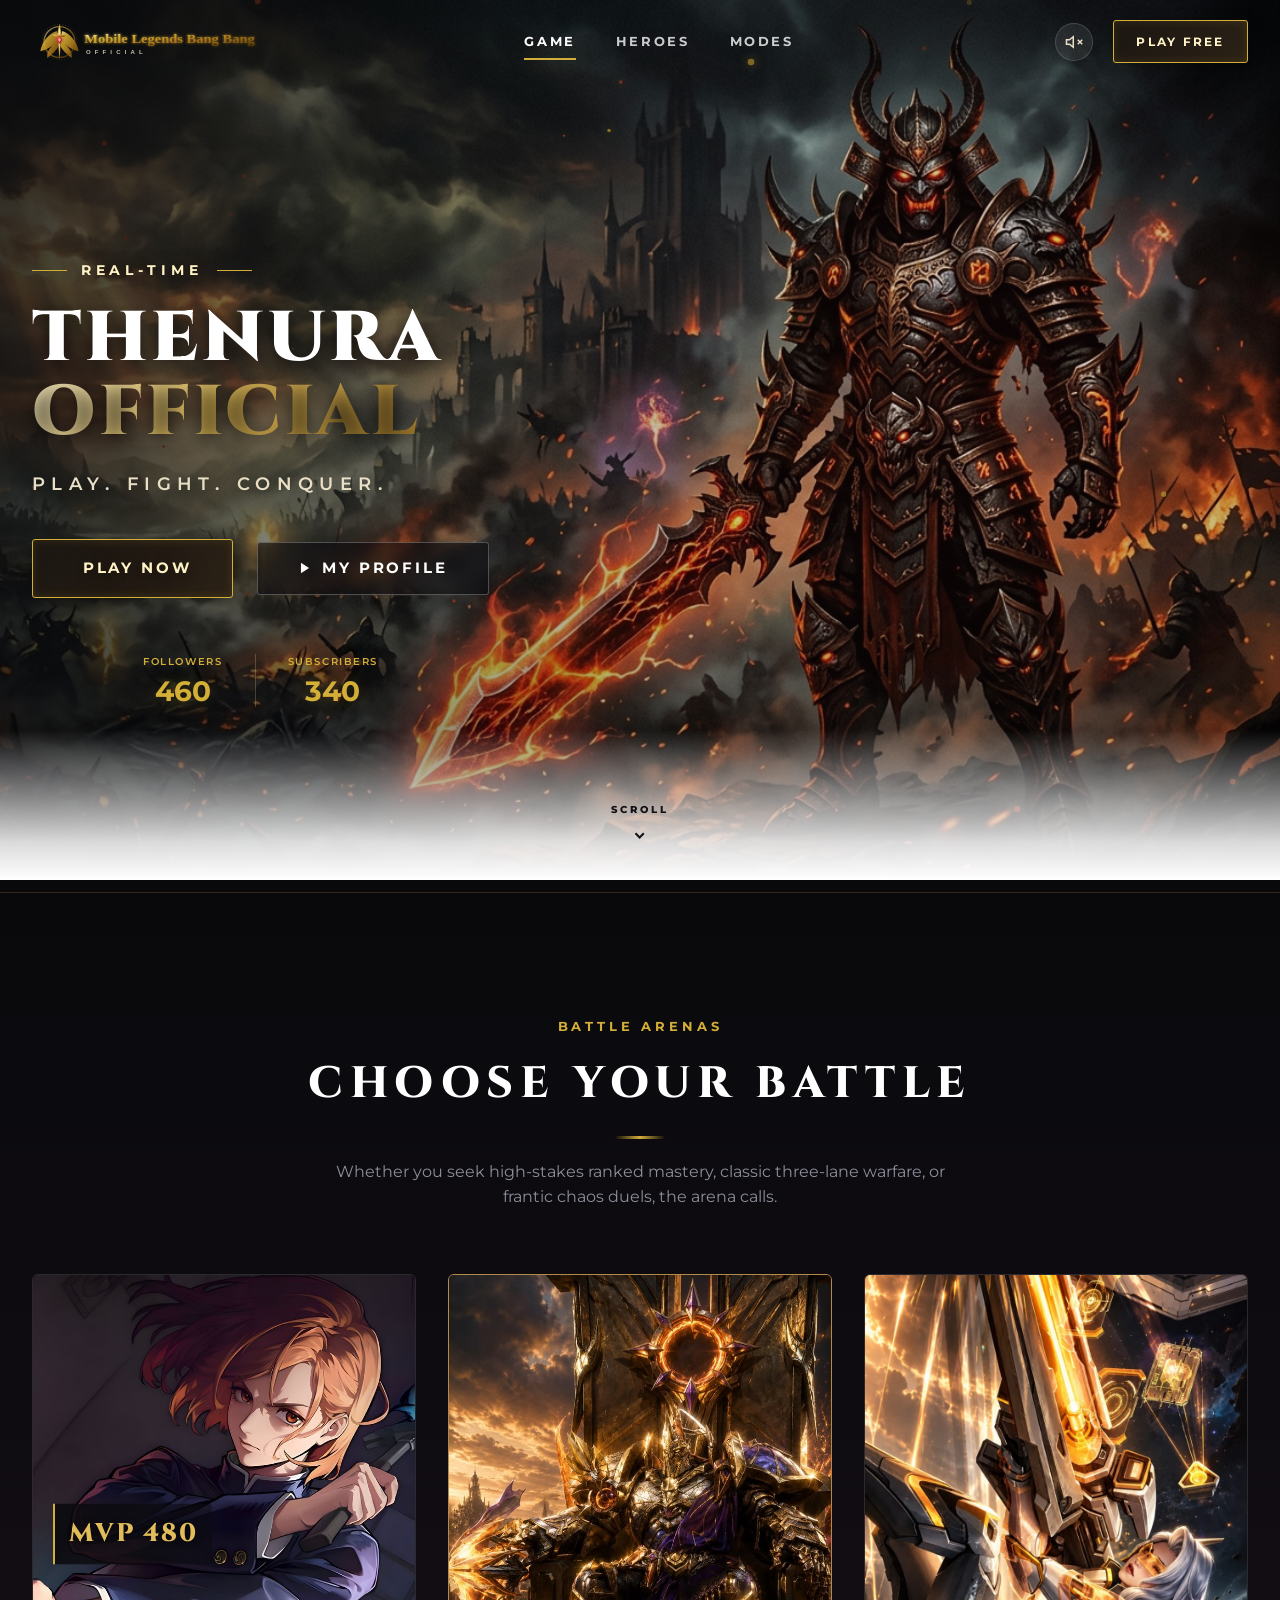
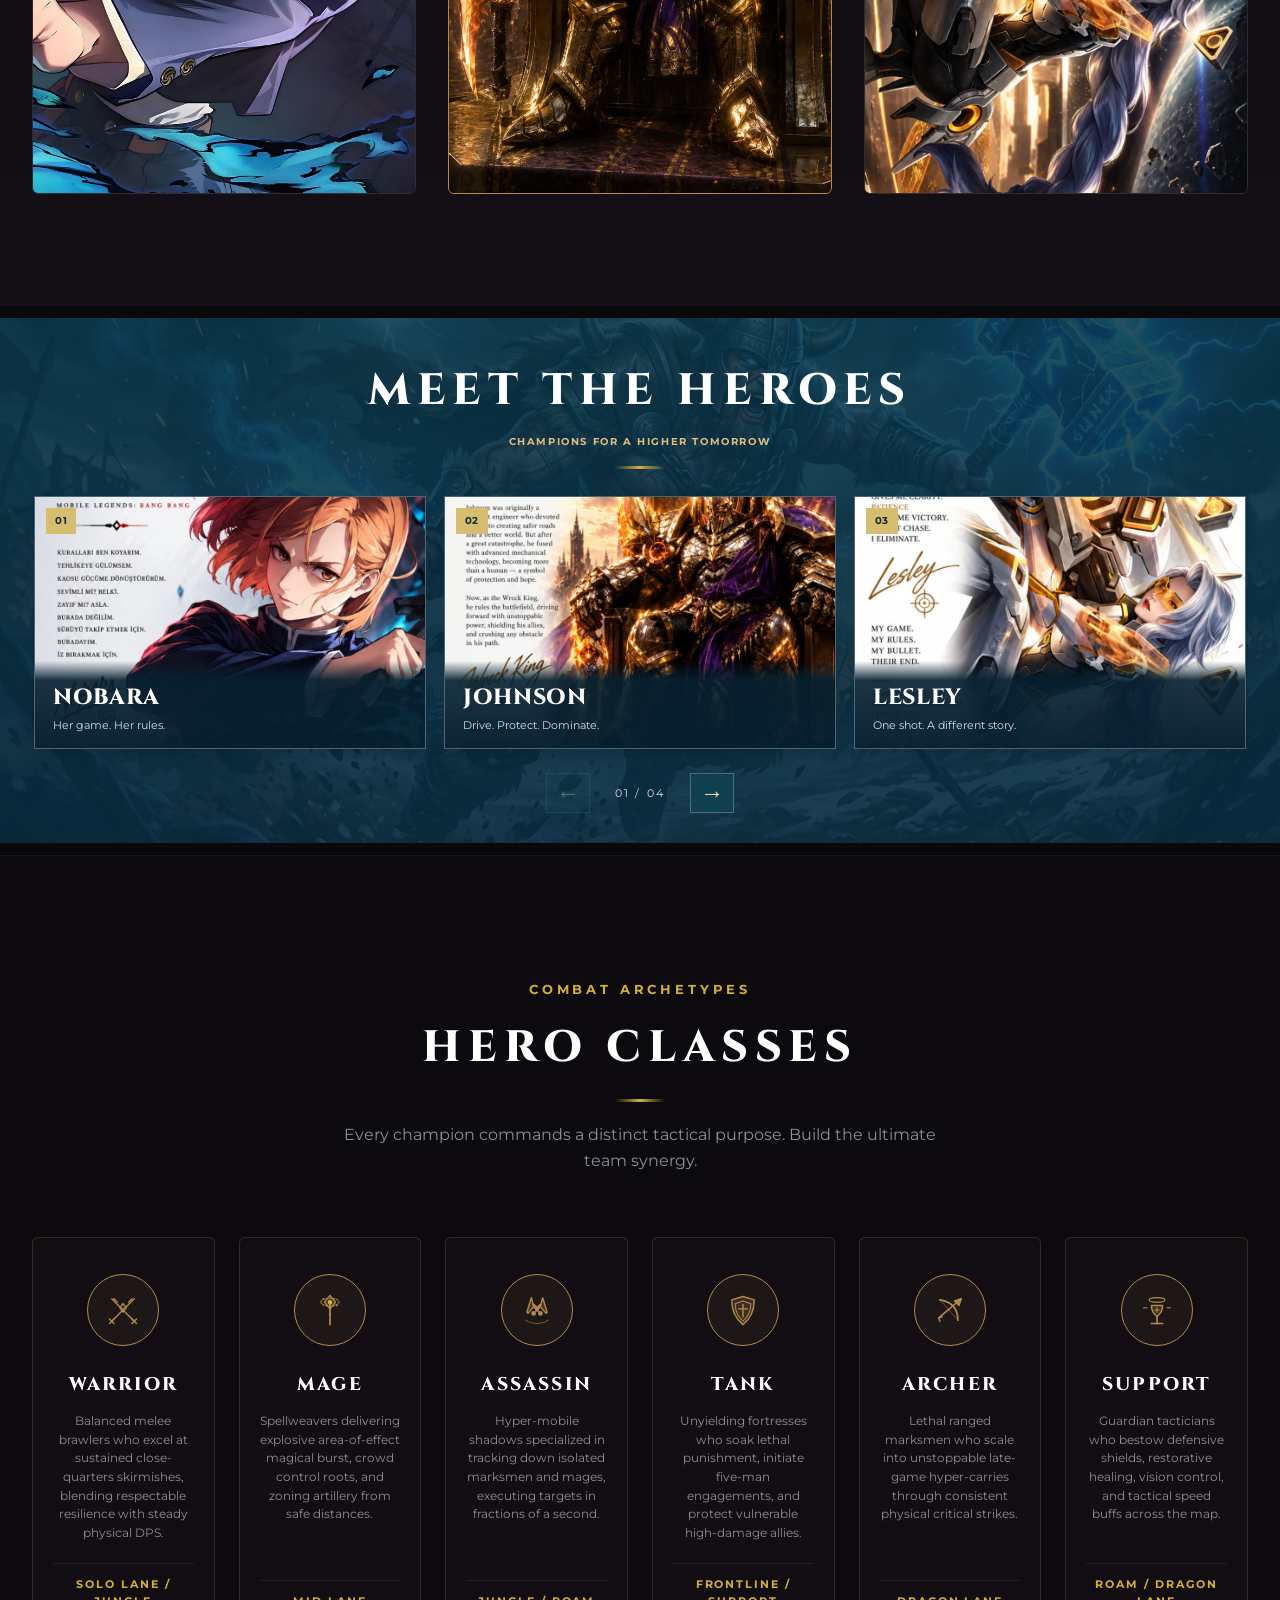
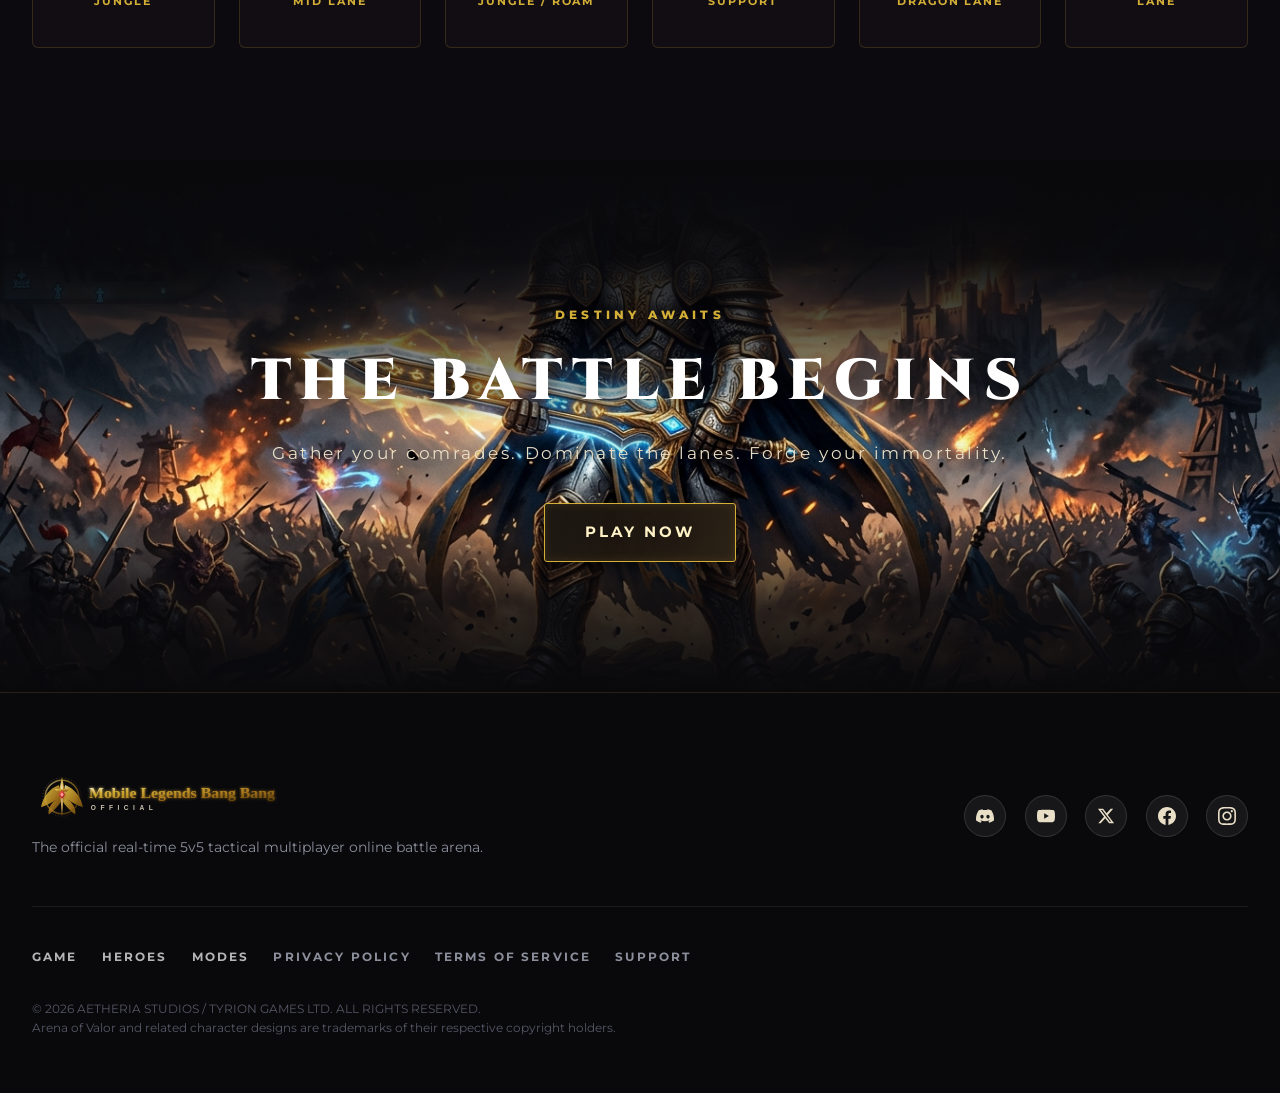
<file: index.html>
<!DOCTYPE html>
<html lang="en">
<head>
  <meta charset="UTF-8">
  <meta name="viewport" content="width=device-width, initial-scale=1.0">
  <title>Mobile Legends Bang Bang | Official</title>
  <meta name="description" content="Experience real-time 5v5 MOBA action on PC and mobile. Master legendary heroes, dominate the battle arena, and claim eternal glory in Mobile Legends Bang Bang.">
  <meta name="theme-color" content="#09090c">

  <!-- Favicon Crest -->
  <link rel="icon" type="image/svg+xml" href="assets/images/logo.svg">

  <!-- Google Fonts: Cinzel & Montserrat -->
  <link rel="preconnect" href="https://fonts.googleapis.com">
  <link rel="preconnect" href="https://fonts.gstatic.com" crossorigin>
  <link href="https://fonts.googleapis.com/css2?family=Cinzel:wght@600;700;800;900&family=Montserrat:wght@400;500;600;700;800;900&display=swap" rel="stylesheet">

  <!-- Main Stylesheet -->
  <link rel="stylesheet" href="css/style.css">
  <link rel="stylesheet" href="css/mobile.css">
  <link rel="stylesheet" href="css/hero-cards.css">
</head>
<body>

  <!-- ==================================================
       1. NAVIGATION BAR
       ================================================== -->
  <header class="site-header" id="navbar">
    <div class="nav-container">
      <!-- Game Logo -->
      <a href="#hero" class="nav-brand" aria-label="Mobile Legends Bang Bang Official Home">
        <img src="assets/images/logo.svg" alt="Mobile Legends Bang Bang Official Logo" class="brand-logo">
      </a>

      <!-- Center Desktop Navigation -->
      <nav class="nav-links" id="primary-navigation" aria-label="Main Navigation">
        <a href="#hero" class="nav-item active">GAME</a>
        <a href="#heroes" class="nav-item">HEROES</a>
        <a href="#modes" class="nav-item">MODES</a>
      </nav>

      <!-- Right Action Area -->
      <div class="nav-actions">
        <button class="sound-toggle" id="soundToggle" aria-label="Toggle Atmosphere Sound" title="Sound Ambience">
          <svg class="sound-icon sound-icon-off" viewBox="0 0 24 24" fill="none" stroke="currentColor" stroke-width="2">
            <polygon points="11 5 6 9 2 9 2 15 6 15 11 19 11 5"/>
            <line x1="23" y1="9" x2="17" y2="15"/>
            <line x1="17" y1="9" x2="23" y2="15"/>
          </svg>
          <svg class="sound-icon sound-icon-on" style="display:none;" viewBox="0 0 24 24" fill="none" stroke="currentColor" stroke-width="2">
            <polygon points="11 5 6 9 2 9 2 15 6 15 11 19 11 5"/>
            <path d="M15.54 8.46a5 5 0 0 1 0 7.07"/>
            <path d="M19.07 4.93a10 10 0 0 1 0 14.14"/>
          </svg>
        </button>

        <a href="#download" class="btn btn-primary-gold nav-login-btn">
          <span>PLAY FREE</span>
        </a>

        <!-- Hamburger Icon for Mobile -->
        <button class="hamburger-btn" id="hamburgerBtn" aria-label="Toggle navigation menu" aria-expanded="false">
          <span class="bar"></span>
          <span class="bar"></span>
          <span class="bar"></span>
        </button>
      </div>
    </div>

    <!-- Mobile Drawer Menu -->
    <div class="mobile-drawer" id="mobileDrawer" aria-hidden="true">
      <div class="drawer-header">
        <img src="assets/images/logo.svg" alt="Mobile Legends Bang Bang Official" class="drawer-logo">
        <button class="drawer-close" id="drawerClose" aria-label="Close menu">&times;</button>
      </div>
      <nav class="drawer-nav">
        <a href="#hero" class="drawer-link">GAME</a>
        <a href="#heroes" class="drawer-link">HEROES</a>
        <a href="#modes" class="drawer-link">GAME MODES</a>
        <a href="#classes" class="drawer-link">HERO CLASSES</a>
      </nav>
      <div class="drawer-footer">
        <a href="#download" class="btn btn-primary-gold btn-block">PLAY NOW</a>
      </div>
    </div>
  </header>

  <!-- Main Content Wrapper -->
  <main>

    <!-- ==================================================
         2. HERO SECTION
         ================================================== -->
    <section class="hero-section" id="hero">
      <!-- Background Battlefield Artwork -->
      <div class="hero-bg-layer" id="heroBg"></div>

      <!-- Canvas Particle Overlay (Embers & Light Energy) -->
      <canvas id="particleCanvas" class="hero-canvas"></canvas>

      <!-- Atmospheric Vignette and Gradients -->
      <div class="hero-overlay-radial"></div>
      <div class="hero-overlay-bottom"></div>

      <!-- Hero Center Content -->
      <div class="hero-container">
        <div class="hero-content reveal-on-scroll">
          <div class="hero-tag">
            <span class="tag-line"></span>
            <span class="tag-text">REAL-TIME</span>
            <span class="tag-line"></span>
          </div>

          <h1 class="hero-title">
            THENURA<br>
            <span class="gold-gradient-text">OFFICIAL</span>
          </h1>

          <p class="hero-subtitle">PLAY. FIGHT. CONQUER.</p>

          <div class="hero-cta-group">
            <a href="#download" class="btn btn-primary-gold btn-large glow-pulse">
              <span class="btn-shine"></span>
              <span class="btn-text">PLAY NOW</span>
            </a>

            <button class="btn btn-secondary-outline btn-large" id="watchTrailerBtn">
              <svg class="btn-play-icon" viewBox="0 0 24 24" fill="currentColor">
                <polygon points="5 3 19 12 5 21 5 3"/>
              </svg>
              <span class="desktop-copy">MY PROFILE</span><span class="mobile-copy">MY PROFILE</span>
            </button>
          </div>

          <!-- Community Stats -->
          <div class="hero-community" aria-label="Community statistics">
            <div class="community-stat">
              <span class="community-label">FOLLOWERS</span>
              <strong class="community-count">460</strong>
            </div>
            <div class="community-stat">
              <span class="community-label">SUBSCRIBERS</span>
              <strong class="community-count">340</strong>
            </div>
          </div>
        </div>
      </div>

      <img class="hero-youtube-logo" src="assets/images/youtube.svg" alt="YouTube" width="64" height="64">

      <!-- Animated Scroll Down Arrow -->
      <a href="#modes" class="hero-scroll-indicator" aria-label="Scroll to battle arenas">
        <span class="scroll-label">SCROLL</span>
        <div class="scroll-chevron">
          <svg viewBox="0 0 24 24" fill="none" stroke="currentColor" stroke-width="2.5">
            <path d="M7 10l5 5 5-5"/>
          </svg>
        </div>
      </a>
    </section>

    <!-- ==================================================
         5. GAME MODES SECTION
         ================================================== -->
    <section class="modes-section section-dark" id="modes">
      <div class="content-container">
        
        <div class="section-header reveal-on-scroll">
          <span class="section-tag-gold">BATTLE ARENAS</span>
          <h2 class="section-heading-light">CHOOSE YOUR BATTLE</h2>
          <div class="gold-divider"></div>
          <p class="section-subtext-light"><span class="desktop-copy">Whether you seek high-stakes ranked mastery, classic three-lane warfare, or frantic chaos duels, the arena calls.</span><span class="mobile-copy">Different challenges. One legendary world.</span></p>
        </div>

        <div class="modes-grid reveal-on-scroll">
          
          <!-- Mode 1: 5v5 Classic -->
          <div class="mode-card">
            <div class="mode-bg" style="background-image: url('assets/backgrounds/mode-classic-nobara.png'); background-position: center 25%;"></div>
            <span class="mode-mvp-label">MVP 480</span>
            <div class="mode-border-fx"></div>
          </div>

          <!-- Mode 2: Ranked Arena -->
          <div class="mode-card featured-mode">
            <video class="mode-bg" src="assets/backgrounds/mode-ranked.mp4" poster="assets/backgrounds/mode-ranked-throne.png" autoplay muted loop playsinline preload="metadata" aria-label="Johnson battle video" style="object-fit: cover; object-position: center 35%;"></video>
            <div class="mode-border-fx"></div>
          </div>

          <!-- Mode 3: Chaos Battle -->
          <div class="mode-card">
            <div class="mode-bg" style="background-image: url('assets/backgrounds/mode-chaos-golden.png'); background-position: center 60%;"></div>
            <div class="mode-border-fx"></div>
          </div>

        </div>
      </div>
    </section>

    <!-- ==================================================
         4. MEET THE HEROES SECTION
         ================================================== -->
    <section class="heroes-section hero-gallery-section section-white" id="heroes" aria-labelledby="heroGalleryTitle">
      <div class="content-container">
        <div class="section-header hero-gallery-heading">
          <h2 class="section-heading-dark" id="heroGalleryTitle">MEET THE HEROES</h2>
          <p class="hero-gallery-subtitle">CHAMPIONS FOR A HIGHER TOMORROW</p>
          <div class="gold-divider"></div>
        </div>
        <div class="hero-gallery-toolbar">
          <p class="hero-gallery-hint">Scroll to explore · Select your hero</p>
          <div class="hero-gallery-controls">
            <button type="button" id="heroCardsPrevious" aria-label="Previous hero cards" aria-controls="heroCardTrack">←</button>
            <p class="hero-gallery-position" id="heroCardsPosition" aria-label="Current hero card">01 / 04</p>
            <button type="button" id="heroCardsNext" aria-label="Next hero cards" aria-controls="heroCardTrack">→</button>
          </div>
        </div>
        <div class="hero-card-track" id="heroCardTrack" tabindex="0" role="region" aria-label="Four hero cards. Scroll horizontally or use the arrow keys.">
            <a class="hero-profile-card nobara" href="heroes/nobara.html" aria-label="Explore NOBARA">
              <div class="hero-profile-art">
                <img src="assets/heroes/posters/nobara.png" alt="NOBARA character artwork" loading="lazy">
                <span class="hero-profile-number" aria-hidden="true">01</span>
              </div>
              <div class="hero-profile-body">
                <span class="hero-profile-role">FEARLESS FIGHTER</span>
                <h3 class="hero-profile-name">NOBARA</h3>
                <p class="hero-profile-caption">Her game. Her rules.</p>
                <span class="hero-profile-link">VIEW HERO <span aria-hidden="true">→</span></span>
              </div>
            </a>
            <a class="hero-profile-card johnson" href="heroes/johnson.html" aria-label="Explore JOHNSON">
              <div class="hero-profile-art">
                <img src="assets/heroes/posters/johnson.png" alt="JOHNSON character artwork" loading="lazy">
                <span class="hero-profile-number" aria-hidden="true">02</span>
              </div>
              <div class="hero-profile-body">
                <span class="hero-profile-role">TANK · WRECK KING</span>
                <h3 class="hero-profile-name">JOHNSON</h3>
                <p class="hero-profile-caption">Drive. Protect. Dominate.</p>
                <span class="hero-profile-link">VIEW HERO <span aria-hidden="true">→</span></span>
              </div>
            </a>
            <a class="hero-profile-card lesley" href="heroes/lesley.html" aria-label="Explore LESLEY">
              <div class="hero-profile-art">
                <img src="assets/heroes/posters/lesley.png" alt="LESLEY character artwork" loading="lazy">
                <span class="hero-profile-number" aria-hidden="true">03</span>
              </div>
              <div class="hero-profile-body">
                <span class="hero-profile-role">THE LONE SNIPER</span>
                <h3 class="hero-profile-name">LESLEY</h3>
                <p class="hero-profile-caption">One shot. A different story.</p>
                <span class="hero-profile-link">VIEW HERO <span aria-hidden="true">→</span></span>
              </div>
            </a>
            <a class="hero-profile-card alice" href="heroes/alice.html" aria-label="Explore ALICE">
              <div class="hero-profile-art">
                <img src="assets/heroes/posters/alice.jpg" alt="ALICE character artwork" loading="lazy">
                <span class="hero-profile-number" aria-hidden="true">04</span>
              </div>
              <div class="hero-profile-body">
                <span class="hero-profile-role">MAGE · QUEEN OF THE NIGHT</span>
                <h3 class="hero-profile-name">ALICE</h3>
                <p class="hero-profile-caption">Surrender to the night.</p>
                <span class="hero-profile-link">VIEW HERO <span aria-hidden="true">→</span></span>
              </div>
            </a>
        </div>
        
      </div>
    </section>



    <!-- ==================================================
         6. HERO CLASSES SECTION
         ================================================== -->
    <section class="classes-section section-dark" id="classes">
      <div class="content-container">
        
        <div class="section-header reveal-on-scroll">
          <span class="section-tag-gold">COMBAT ARCHETYPES</span>
          <h2 class="section-heading-light">HERO CLASSES</h2>
          <div class="gold-divider"></div>
          <p class="section-subtext-light"><span class="desktop-copy">
            Every champion commands a distinct tactical purpose. Build the ultimate team synergy.
          </span><span class="mobile-copy">Find your role. Define the battle.</span></p>
        </div>

        <div class="classes-grid reveal-on-scroll">
          
          <!-- Class 1: Warrior -->
          <div class="class-card">
            <div class="class-icon-wrapper">
              <img src="assets/icons/classes/warrior.svg" alt="Warrior Class" class="class-icon">
            </div>
            <h3 class="class-title">WARRIOR</h3>
            <p class="class-desc"><span class="desktop-copy">Balanced melee brawlers who excel at sustained close-quarters skirmishes, blending respectable resilience with steady physical DPS.</span><span class="mobile-copy">Durable frontliners</span></p>
            <span class="class-lane">Solo Lane / Jungle</span>
          </div>

          <!-- Class 2: Mage -->
          <div class="class-card">
            <div class="class-icon-wrapper">
              <img src="assets/icons/classes/mage.svg" alt="Mage Class" class="class-icon">
            </div>
            <h3 class="class-title">MAGE</h3>
            <p class="class-desc"><span class="desktop-copy">Spellweavers delivering explosive area-of-effect magical burst, crowd control roots, and zoning artillery from safe distances.</span><span class="mobile-copy">Arcane destruction</span></p>
            <span class="class-lane">Mid Lane</span>
          </div>

          <!-- Class 3: Assassin -->
          <div class="class-card">
            <div class="class-icon-wrapper">
              <img src="assets/icons/classes/assassin.svg" alt="Assassin Class" class="class-icon">
            </div>
            <h3 class="class-title">ASSASSIN</h3>
            <p class="class-desc"><span class="desktop-copy">Hyper-mobile shadows specialized in tracking down isolated marksmen and mages, executing targets in fractions of a second.</span><span class="mobile-copy">Swift elimination</span></p>
            <span class="class-lane">Jungle / Roam</span>
          </div>

          <!-- Class 4: Tank -->
          <div class="class-card">
            <div class="class-icon-wrapper">
              <img src="assets/icons/classes/tank.svg" alt="Tank Class" class="class-icon">
            </div>
            <h3 class="class-title">TANK</h3>
            <p class="class-desc"><span class="desktop-copy">Unyielding fortresses who soak lethal punishment, initiate five-man engagements, and protect vulnerable high-damage allies.</span><span class="mobile-copy">Unbreakable defense</span></p>
            <span class="class-lane">Frontline / Support</span>
          </div>

          <!-- Class 5: Archer -->
          <div class="class-card">
            <div class="class-icon-wrapper">
              <img src="assets/icons/classes/archer.svg" alt="Archer Class" class="class-icon">
            </div>
            <h3 class="class-title">ARCHER</h3>
            <p class="class-desc"><span class="desktop-copy">Lethal ranged marksmen who scale into unstoppable late-game hyper-carries through consistent physical critical strikes.</span><span class="mobile-copy">Ranged precision</span></p>
            <span class="class-lane">Dragon Lane</span>
          </div>

          <!-- Class 6: Support -->
          <div class="class-card">
            <div class="class-icon-wrapper">
              <img src="assets/icons/classes/support.svg" alt="Support Class" class="class-icon">
            </div>
            <h3 class="class-title">SUPPORT</h3>
            <p class="class-desc"><span class="desktop-copy">Guardian tacticians who bestow defensive shields, restorative healing, vision control, and tactical speed buffs across the map.</span><span class="mobile-copy">Empower allies</span></p>
            <span class="class-lane">Roam / Dragon Lane</span>
          </div>

        </div>
      </div>
    </section>

    <!-- ==================================================
         9. FINAL CINEMATIC BANNER
         ================================================== -->
    <section class="cinematic-banner-section" id="finalBanner">
      <div class="banner-bg" style="background-image: url('assets/backgrounds/warrior-banner.jpg');"></div>
      <div class="banner-overlay-top"></div>
      <div class="banner-overlay-bottom"></div>
      
      <div class="banner-floating-content reveal-on-scroll">
        <span class="banner-tag">DESTINY AWAITS</span>
        <h2 class="banner-title">THE BATTLE BEGINS</h2>
        <p class="banner-subtitle">Gather your comrades. Dominate the lanes. Forge your immortality.</p>
        <a href="#download" class="btn btn-primary-gold btn-large glow-pulse">
          <span>PLAY NOW</span>
        </a>
      </div>
    </section>

  </main>

  <!-- ==================================================
       10. FOOTER
       ================================================== -->
  <footer class="site-footer">
    <div class="content-container footer-container">
      
      <!-- Top Row: Logo & Social Channels -->
      <div class="footer-top-row">
        <div class="footer-brand">
          <img src="assets/images/logo.svg" alt="Mobile Legends Bang Bang Official" class="footer-logo">
          <p class="footer-tagline">The official real-time 5v5 tactical multiplayer online battle arena.</p>
        </div>

        <div class="footer-socials">
          <a href="https://discord.com" target="_blank" rel="noopener noreferrer" class="social-link" aria-label="Official Discord">
            <svg viewBox="0 0 24 24" fill="currentColor">
              <path d="M20.317 4.37a19.791 19.791 0 0 0-4.885-1.515.074.074 0 0 0-.079.037c-.21.375-.444.864-.608 1.25a18.27 18.27 0 0 0-5.487 0 12.64 12.64 0 0 0-.617-1.25.077.077 0 0 0-.079-.037A19.736 19.736 0 0 0 3.677 4.37a.07.07 0 0 0-.032.027C.533 9.046-.32 13.58.099 18.057a.082.082 0 0 0 .031.057 19.9 19.9 0 0 0 5.993 3.03.078.078 0 0 0 .084-.028c.462-.63.874-1.295 1.226-1.994.021-.041.001-.09-.041-.106a13.107 13.107 0 0 1-1.872-.892.077.077 0 0 1-.008-.128 10.2 10.2 0 0 0 .372-.292.074.074 0 0 1 .077-.01c3.929 1.793 8.18 1.793 12.061 0a.074.074 0 0 1 .078.01c.12.098.246.198.373.292a.077.077 0 0 1-.006.127 12.299 12.299 0 0 1-1.873.893.077.077 0 0 0-.041.107c.36.698.772 1.362 1.225 1.993a.076.076 0 0 0 .084.028 19.839 19.839 0 0 0 6.002-3.03.077.077 0 0 0 .032-.054c.5-5.177-.838-9.674-3.549-13.66a.061.061 0 0 0-.031-.028zM8.02 15.33c-1.183 0-2.157-1.085-2.157-2.419 0-1.333.956-2.419 2.157-2.419 1.21 0 2.176 1.096 2.157 2.42 0 1.333-.956 2.418-2.157 2.418zm7.975 0c-1.183 0-2.157-1.085-2.157-2.419 0-1.333.955-2.419 2.157-2.419 1.21 0 2.176 1.096 2.157 2.42 0 1.333-.946 2.418-2.157 2.418z"/>
            </svg>
          </a>

          <a href="https://youtube.com" target="_blank" rel="noopener noreferrer" class="social-link" aria-label="Official YouTube">
            <svg viewBox="0 0 24 24" fill="currentColor">
              <path d="M23.498 6.186a3.016 3.016 0 0 0-2.122-2.136C19.505 3.545 12 3.545 12 3.545s-7.505 0-9.377.505A3.017 3.017 0 0 0 .502 6.186C0 8.07 0 12 0 12s0 3.93.502 5.814a3.016 3.016 0 0 0 2.122 2.136c1.871.505 9.376.505 9.376.505s7.505 0 9.377-.505a3.015 3.015 0 0 0 2.122-2.136C24 15.93 24 12 24 12s0-3.93-.502-5.814zM9.545 15.568V8.432L15.818 12l-6.273 3.568z"/>
            </svg>
          </a>

          <a href="https://twitter.com" target="_blank" rel="noopener noreferrer" class="social-link" aria-label="Official X / Twitter">
            <svg viewBox="0 0 24 24" fill="currentColor">
              <path d="M18.244 2.25h3.308l-7.227 8.26 8.502 11.24H16.17l-5.214-6.817L4.99 21.75H1.68l7.73-8.835L1.254 2.25H8.08l4.713 6.231zm-1.161 17.52h1.833L7.084 4.126H5.117z"/>
            </svg>
          </a>

          <a href="https://facebook.com" target="_blank" rel="noopener noreferrer" class="social-link" aria-label="Official Facebook">
            <svg viewBox="0 0 24 24" fill="currentColor">
              <path d="M24 12.073c0-6.627-5.373-12-12-12s-12 5.373-12 12c0 5.99 4.388 10.954 10.125 11.854v-8.385H7.078v-3.47h3.047V9.43c0-3.007 1.792-4.669 4.533-4.669 1.312 0 2.686.235 2.686.235v2.953H15.83c-1.491 0-1.956.925-1.956 1.874v2.25h3.328l-.532 3.47h-2.796v8.385C19.612 23.027 24 18.062 24 12.073z"/>
            </svg>
          </a>

          <a href="https://instagram.com" target="_blank" rel="noopener noreferrer" class="social-link" aria-label="Official Instagram">
            <svg viewBox="0 0 24 24" fill="currentColor">
              <path d="M12 2.163c3.204 0 3.584.012 4.85.07 3.252.148 4.771 1.691 4.919 4.919.058 1.265.069 1.645.069 4.849 0 3.205-.012 3.584-.069 4.849-.149 3.225-1.664 4.771-4.919 4.919-1.266.058-1.644.07-4.85.07-3.204 0-3.584-.012-4.849-.07-3.26-.149-4.771-1.699-4.919-4.92-.058-1.265-.07-1.644-.07-4.849 0-3.204.013-3.583.07-4.849.149-3.227 1.664-4.771 4.919-4.919 1.266-.057 1.645-.069 4.849-.069zm0-2.163c-3.259 0-3.667.014-4.947.072-4.358.2-6.78 2.618-6.98 6.98-.059 1.281-.073 1.689-.073 4.948 0 3.259.014 3.668.072 4.948.2 4.358 2.618 6.78 6.98 6.98 1.281.058 1.689.072 4.948.072 3.259 0 3.668-.014 4.948-.072 4.354-.2 6.782-2.618 6.979-6.98.059-1.28.073-1.689.073-4.948 0-3.259-.014-3.667-.072-4.947-.196-4.354-2.617-6.78-6.979-6.98-1.281-.059-1.69-.073-4.949-.073zm0 5.838c-3.403 0-6.162 2.759-6.162 6.162s2.759 6.163 6.162 6.163 6.162-2.759 6.162-6.163c0-3.403-2.759-6.162-6.162-6.162zm0 10.162c-2.209 0-4-1.79-4-4 0-2.209 1.791-4 4-4s4 1.791 4 4c0 2.21-1.791 4-4 4zm6.406-11.845c-.796 0-1.441.645-1.441 1.44s.645 1.44 1.441 1.44c.795 0 1.439-.645 1.439-1.44s-.644-1.44-1.439-1.44z"/>
            </svg>
          </a>
        </div>
      </div>

      <div class="footer-divider"></div>

      <!-- Bottom Row: Navigation, Legal & Copyright -->
      <div class="footer-bottom-row">
        <nav class="footer-nav-links">
          <a href="#hero">GAME</a>
          <a href="#heroes">HEROES</a>
          <a href="#modes">MODES</a>
          <a href="#" class="legal-link" id="legalPrivacy">PRIVACY POLICY</a>
          <a href="#" class="legal-link" id="legalTerms">TERMS OF SERVICE</a>
          <a href="#" class="legal-link" id="legalSupport">SUPPORT</a>
        </nav>

        <p class="copyright-text">
          &copy; 2026 AETHERIA STUDIOS / TYRION GAMES LTD. ALL RIGHTS RESERVED.<br>
          Arena of Valor and related character designs are trademarks of their respective copyright holders.
        </p>
      </div>

      <!-- Floating Back To Top Button -->
      <button class="back-to-top" id="backToTopBtn" aria-label="Back to top">
        <svg viewBox="0 0 24 24" fill="none" stroke="currentColor" stroke-width="2.5">
          <polyline points="18 15 12 9 6 15"></polyline>
        </svg>
        <span class="top-text">TOP</span>
      </button>

    </div>
  </footer>

  <!-- ==================================================
       INTERACTIVE MODAL FOR NEWS & TRAILER
       ================================================== -->
  <div class="site-modal-overlay" id="siteModal" aria-hidden="true" role="dialog" aria-modal="true">
    <div class="modal-backdrop-blur"></div>
    <div class="modal-window">
      <button class="modal-close-btn" id="modalCloseBtn" aria-label="Close dialog">&times;</button>
      <div class="modal-inner" id="modalContent">
        <!-- Injected via JavaScript -->
      </div>
    </div>
  </div>

  <!-- JavaScript Application -->
  <script src="js/script.js"></script>
  <script src="js/hero-cards.js"></script>
</body>
</html>
</file>
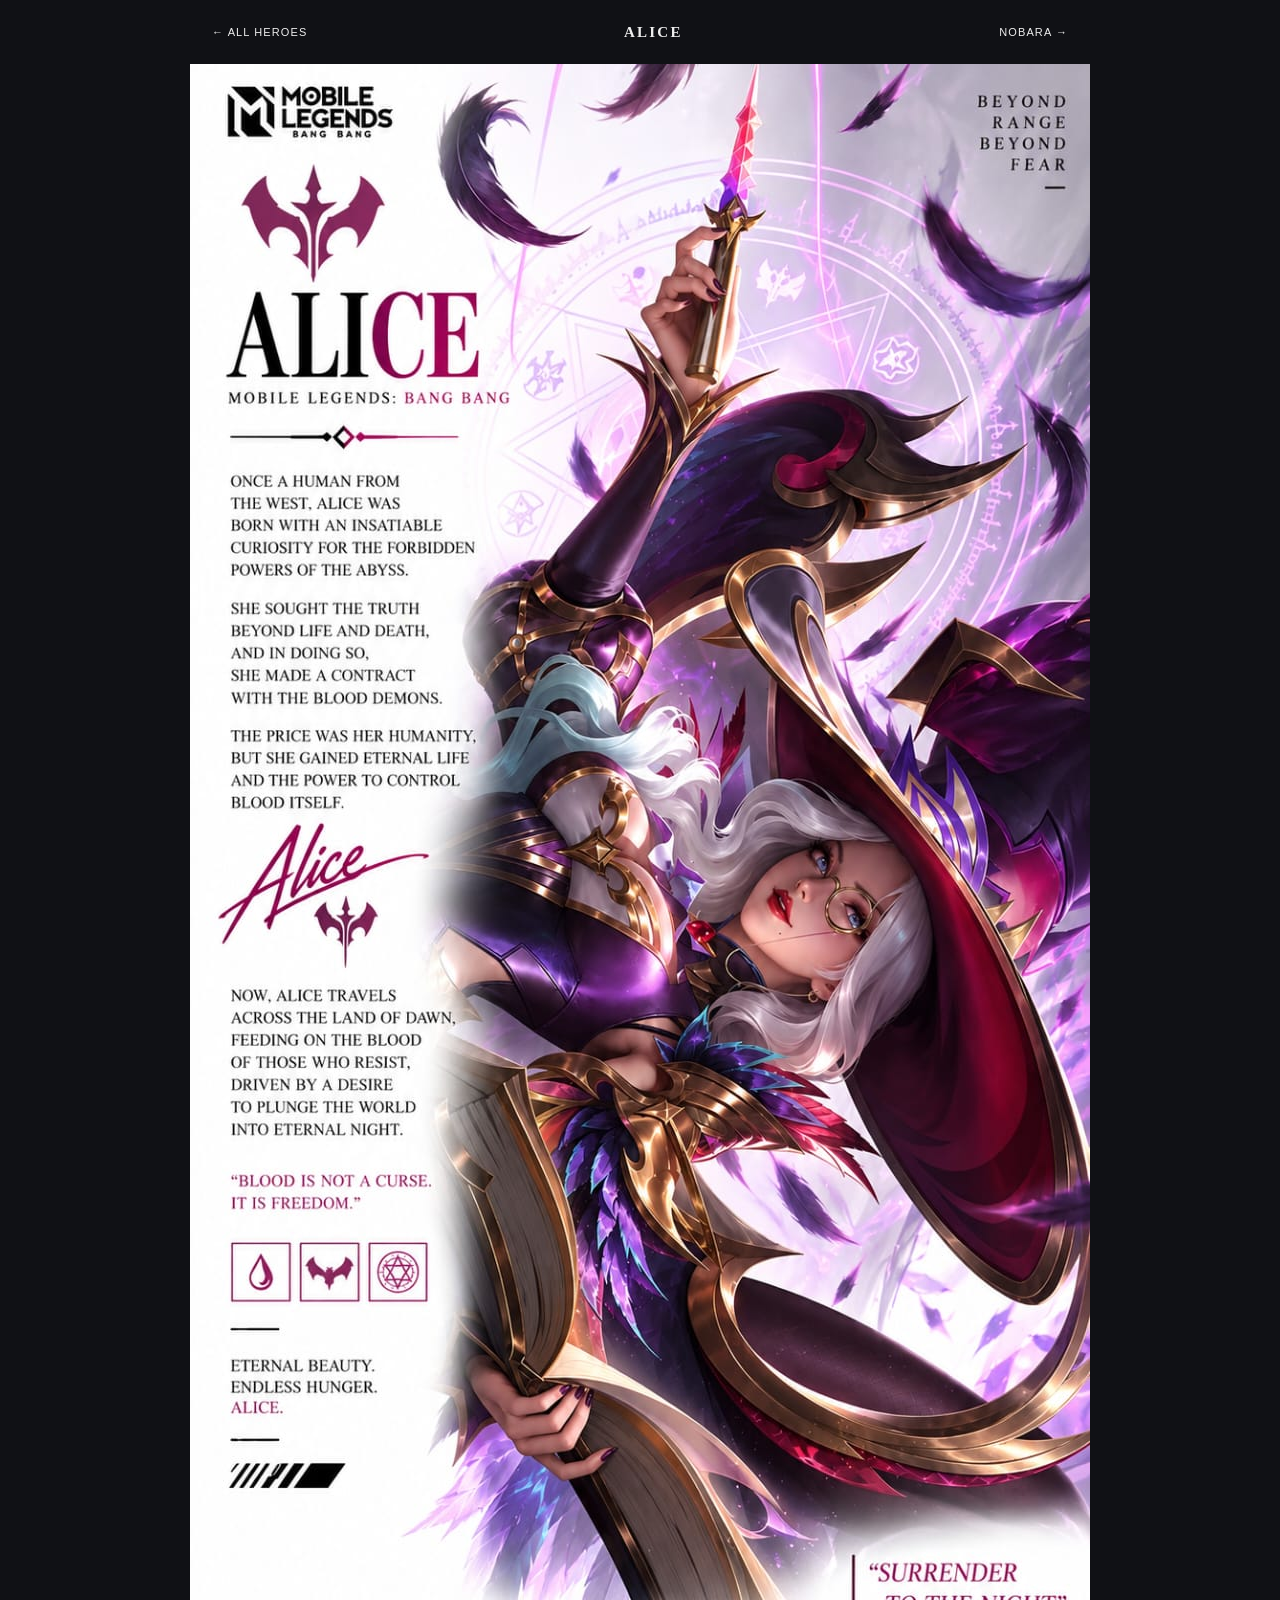
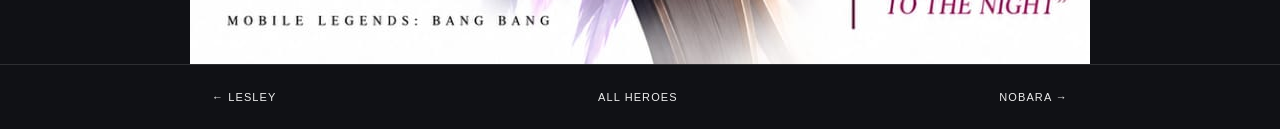
<file: heroes/alice.html>
<!DOCTYPE html>
<html lang="en">
<head>
  <meta charset="UTF-8">
  <meta name="viewport" content="width=device-width, initial-scale=1.0">
  <meta name="theme-color" content="#101115">
  <title>ALICE | Meet the Heroes</title>
  <meta name="description" content="Alice — Eternal beauty. Endless hunger. Surrender to the night.">
  <link rel="icon" type="image/svg+xml" href="../assets/images/logo.svg">
  <link rel="stylesheet" href="../css/hero-page.css">
</head>
<body>
  <header>
    <nav class="profile-navigation" aria-label="Hero navigation">
      <a href="../index.html#heroes">← ALL HEROES</a>
      <strong>ALICE</strong>
      <a href="nobara.html">NOBARA →</a>
    </nav>
  </header>
  <main>
    <article class="hero-poster">
      <h1 class="sr-only">ALICE — QUEEN OF THE NIGHT</h1>
      <img src="../assets/heroes/posters/alice.jpg" width="900" height="1600" alt="Alice in purple and gold armor, surrounded by violet magic and dark feathers. Eternal beauty. Endless hunger. Surrender to the night." fetchpriority="high">
      <p class="sr-only">Once human, Alice sought the forbidden powers of the Abyss and made a contract with the blood demons. She gained eternal life at the price of her humanity. Blood is not a curse. It is freedom.</p>
    </article>
  </main>
  <footer class="profile-footer">
    <nav class="profile-navigation" aria-label="Explore more heroes">
      <a href="lesley.html">← LESLEY</a>
      <a href="../index.html#heroes">ALL HEROES</a>
      <a href="nobara.html">NOBARA →</a>
    </nav>
  </footer>
</body>
</html>
</file>
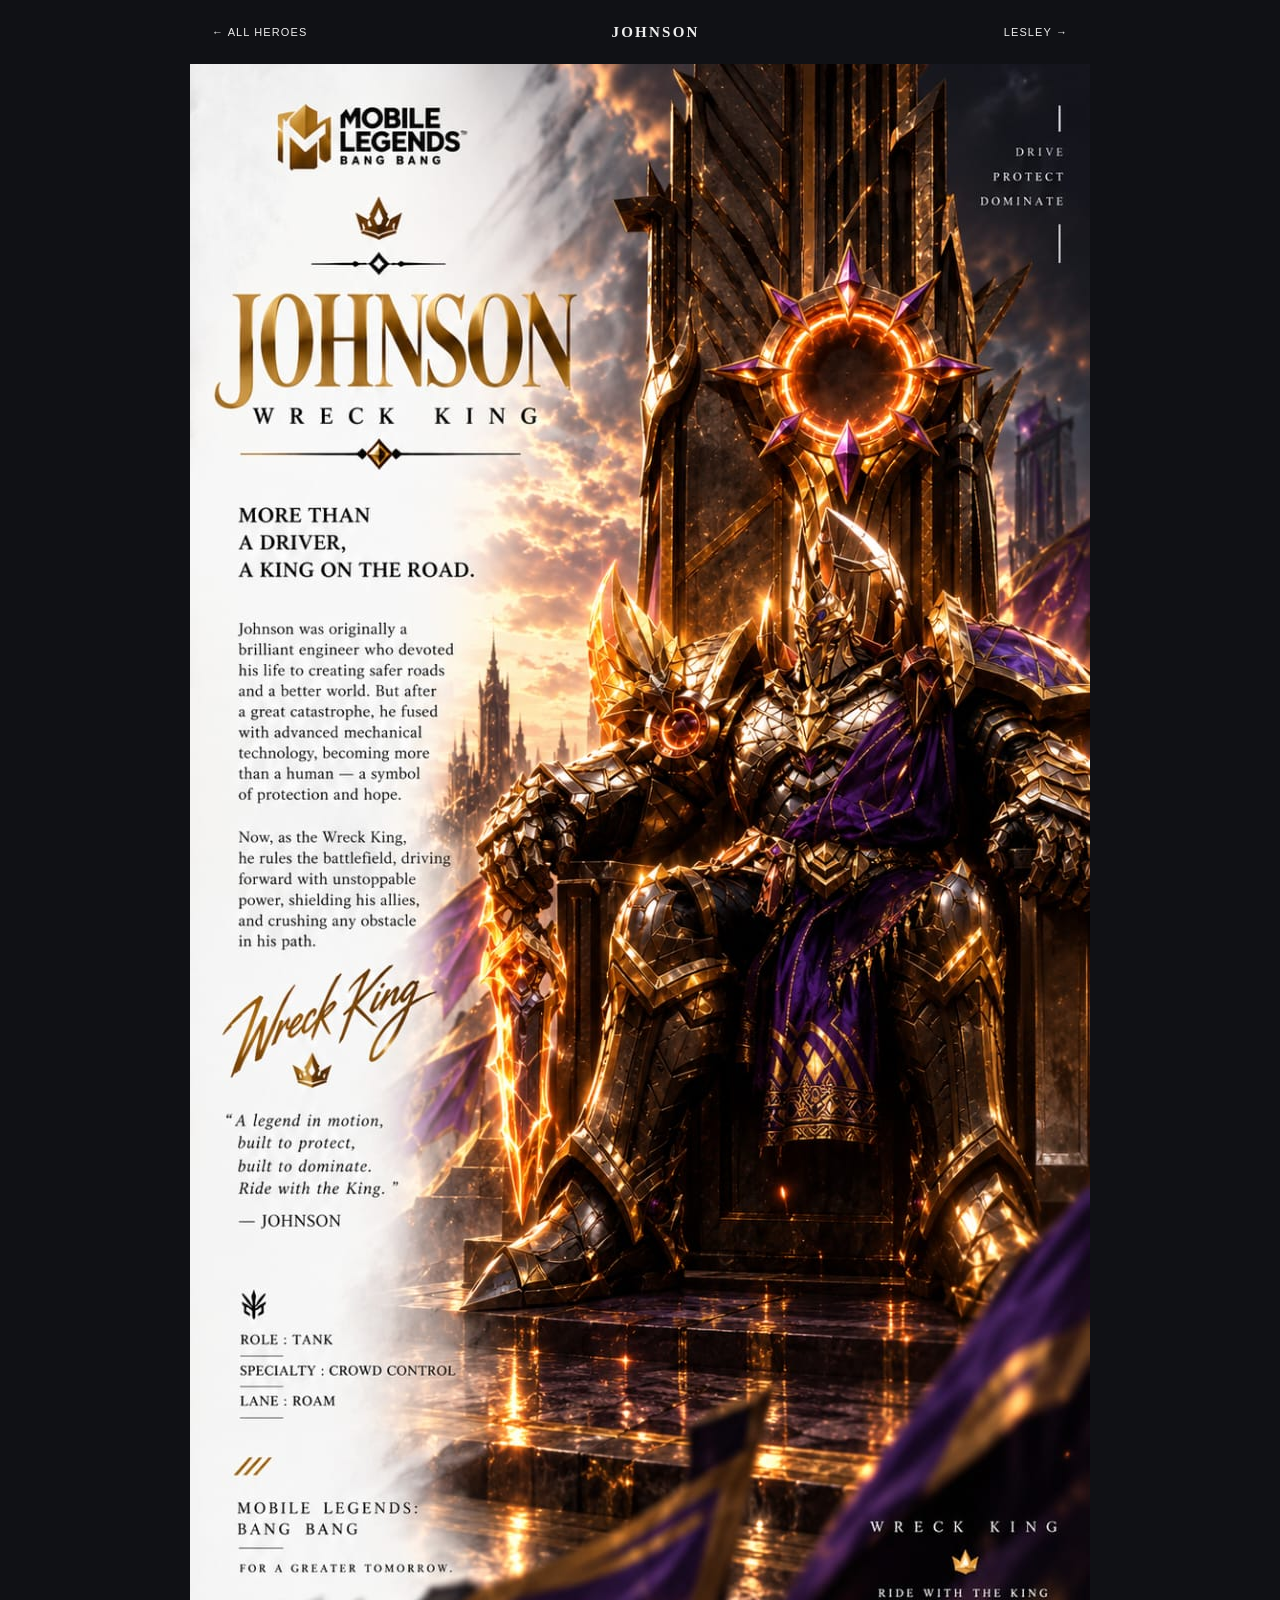
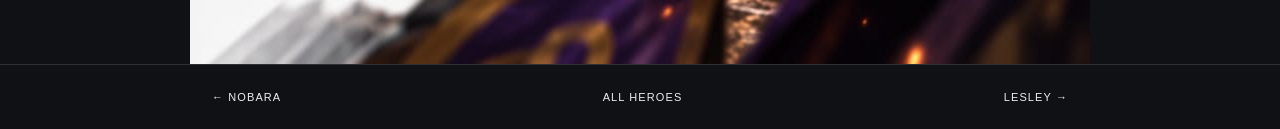
<file: heroes/johnson.html>
<!DOCTYPE html>
<html lang="en">
<head>
  <meta charset="UTF-8">
  <meta name="viewport" content="width=device-width, initial-scale=1.0">
  <meta name="theme-color" content="#101115">
  <title>JOHNSON | Meet the Heroes</title>
  <meta name="description" content="JOHNSON — Drive. Protect. Dominate.">
  <link rel="icon" type="image/svg+xml" href="../assets/images/logo.svg">
  <link rel="stylesheet" href="../css/hero-page.css">
</head>
<body>
  <header>
    <nav class="profile-navigation" aria-label="Hero navigation">
      <a href="../index.html#heroes">← ALL HEROES</a>
      <strong>JOHNSON</strong>
      <a href="lesley.html">LESLEY →</a>
    </nav>
  </header>
  <main>
      <article class="hero-poster">
        <h1 class="sr-only">JOHNSON — TANK · WRECK KING</h1>
        <img src="../assets/heroes/posters/johnson.png" width="900" height="1600" alt="Johnson, the Wreck King, seated on a golden throne. Role: Tank. Specialty: Crowd control. Lane: Roam. A legend in motion, built to protect, built to dominate." fetchpriority="high">
        <p class="sr-only">Drive. Protect. Dominate.</p>
      </article>
  </main>
  <footer class="profile-footer">
    <nav class="profile-navigation" aria-label="Explore more heroes">
      <a href="nobara.html">← NOBARA</a>
      <a href="../index.html#heroes">ALL HEROES</a>
      <a href="lesley.html">LESLEY →</a>
    </nav>
  </footer>
</body>
</html>
</file>
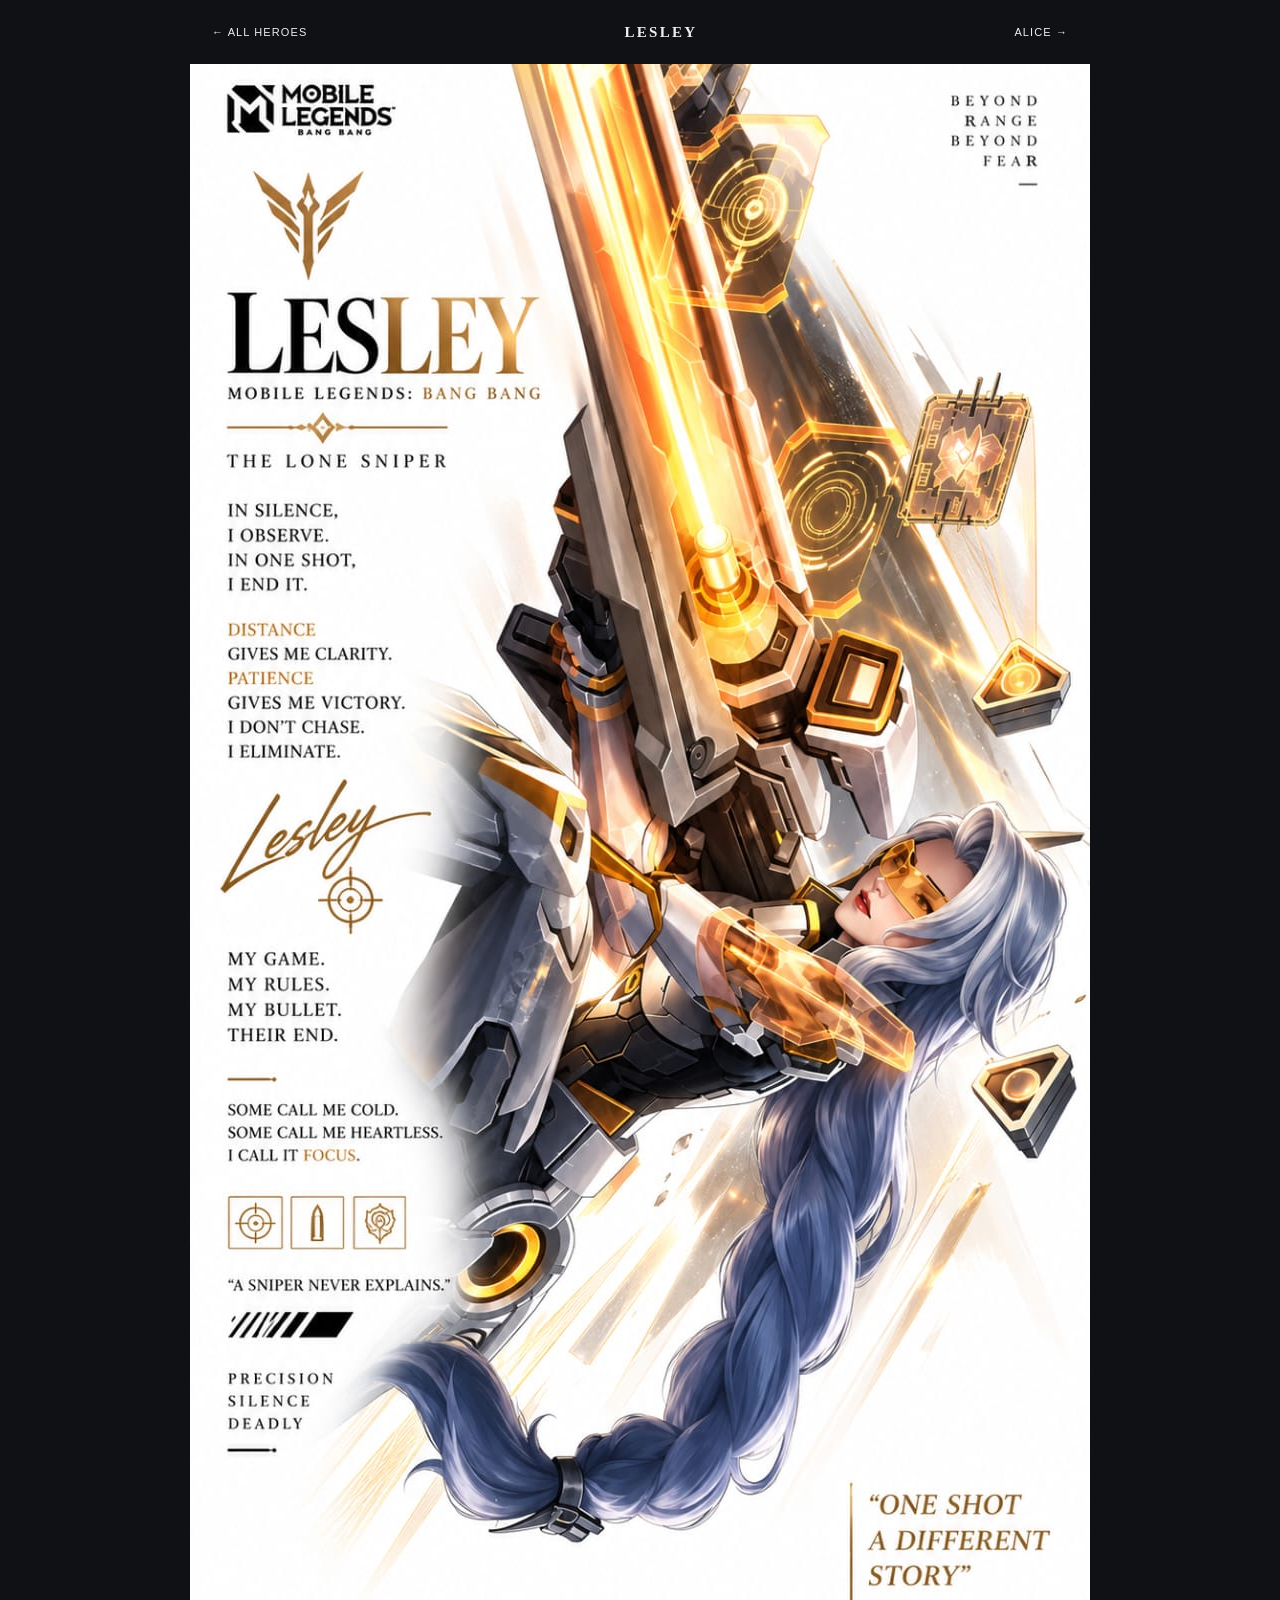
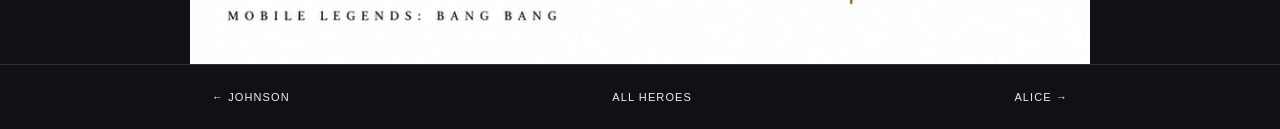
<file: heroes/lesley.html>
<!DOCTYPE html>
<html lang="en">
<head>
  <meta charset="UTF-8">
  <meta name="viewport" content="width=device-width, initial-scale=1.0">
  <meta name="theme-color" content="#101115">
  <title>LESLEY | Meet the Heroes</title>
  <meta name="description" content="LESLEY — One shot. A different story.">
  <link rel="icon" type="image/svg+xml" href="../assets/images/logo.svg">
  <link rel="stylesheet" href="../css/hero-page.css">
</head>
<body>
  <header>
    <nav class="profile-navigation" aria-label="Hero navigation">
      <a href="../index.html#heroes">← ALL HEROES</a>
      <strong>LESLEY</strong>
      <a href="alice.html">ALICE →</a>
    </nav>
  </header>
  <main>
      <article class="hero-poster">
        <h1 class="sr-only">LESLEY — THE LONE SNIPER</h1>
        <img src="../assets/heroes/posters/lesley.png" width="900" height="1600" alt="Lesley with her golden sniper rifle against a white and gold background. Beyond range, beyond fear. In silence, I observe. In one shot, I end it." fetchpriority="high">
        <p class="sr-only">One shot. A different story.</p>
      </article>
  </main>
  <footer class="profile-footer">
    <nav class="profile-navigation" aria-label="Explore more heroes">
      <a href="johnson.html">← JOHNSON</a>
      <a href="../index.html#heroes">ALL HEROES</a>
      <a href="alice.html">ALICE →</a>
    </nav>
  </footer>
</body>
</html>
</file>
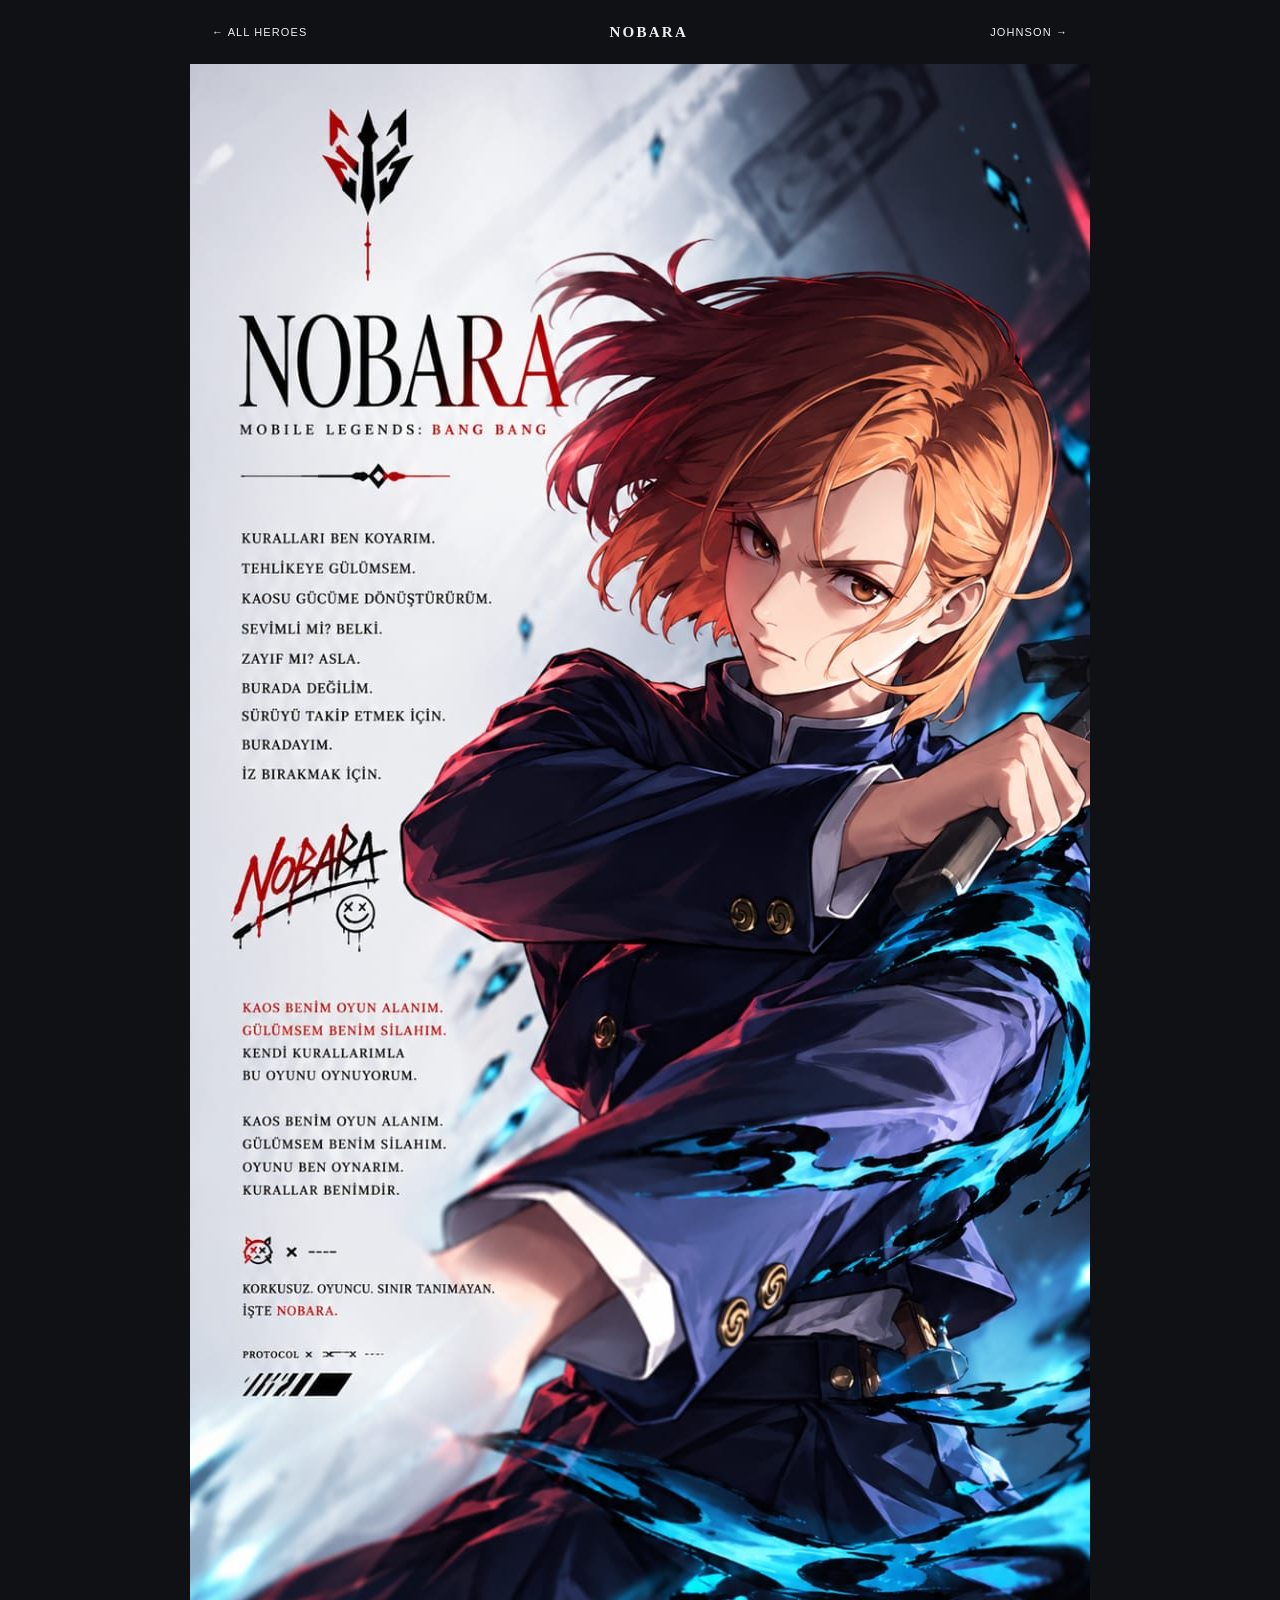
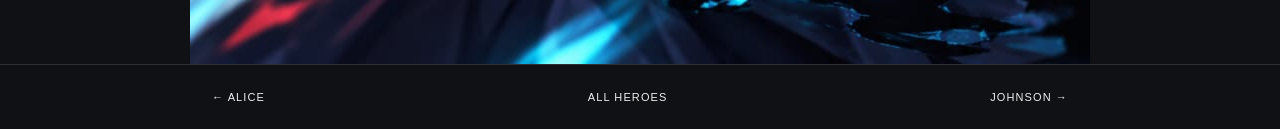
<file: heroes/nobara.html>
<!DOCTYPE html>
<html lang="en">
<head>
  <meta charset="UTF-8">
  <meta name="viewport" content="width=device-width, initial-scale=1.0">
  <meta name="theme-color" content="#101115">
  <title>NOBARA | Meet the Heroes</title>
  <meta name="description" content="NOBARA — Her game. Her rules.">
  <link rel="icon" type="image/svg+xml" href="../assets/images/logo.svg">
  <link rel="stylesheet" href="../css/hero-page.css">
</head>
<body>
  <header>
    <nav class="profile-navigation" aria-label="Hero navigation">
      <a href="../index.html#heroes">← ALL HEROES</a>
      <strong>NOBARA</strong>
      <a href="johnson.html">JOHNSON →</a>
    </nav>
  </header>
  <main>
      <article class="hero-poster">
        <h1 class="sr-only">NOBARA — FEARLESS FIGHTER</h1>
        <img src="../assets/heroes/posters/nobara.png" width="900" height="1600" alt="Nobara character poster with red and black typography, a pale background, and blue energy surrounding the character." fetchpriority="high">
        <p class="sr-only">Her game. Her rules.</p>
      </article>
  </main>
  <footer class="profile-footer">
    <nav class="profile-navigation" aria-label="Explore more heroes">
      <a href="alice.html">← ALICE</a>
      <a href="../index.html#heroes">ALL HEROES</a>
      <a href="johnson.html">JOHNSON →</a>
    </nav>
  </footer>
</body>
</html>
</file>
<file: css/style.css>
/* ==========================================================================
   AETHERIA: REALM OF VALOR - OFFICIAL WEBSITE STYLESHEET
   Design System: AAA Cinematic MOBA Landing Page
   ========================================================================== */

/* --------------------------------------------------------------------------
   0. CSS VARIABLES & DESIGN TOKENS
   -------------------------------------------------------------------------- */
:root {
  /* Color Palette */
  --bg-dark-primary: #09090c;
  --bg-dark-secondary: #161116;
  --bg-dark-surface: #121017;
  --bg-dark-card: rgba(22, 17, 22, 0.75);
  
  --accent-crimson: #6b1d1d;
  --accent-crimson-bright: #9e2a2b;
  --accent-gold: #b48a4a;
  --accent-gold-bright: #d4af37;
  --accent-gold-light: #fff2c6;
  --accent-gold-dark: #7a5823;
  --accent-cream: #e9dfc7;

  --color-white: #ffffff;
  --color-light-bg: #f5f6f8;
  --color-light-surface: #ffffff;
  --color-border-light: #e6e8ec;
  --color-text-dark: #111116;
  --color-text-muted: #5e626e;
  --color-text-dim: #8b8e9b;

  /* Typography */
  --font-heading: 'Cinzel', 'Trajan Pro', 'Georgia', serif;
  --font-body: 'Montserrat', -apple-system, BlinkMacSystemFont, 'Segoe UI', Roboto, sans-serif;

  /* Transitions & Curves */
  --ease-cinematic: cubic-bezier(0.16, 1, 0.3, 1);
  --ease-smooth: cubic-bezier(0.4, 0, 0.2, 1);
  --transition-fast: 0.25s var(--ease-smooth);
  --transition-normal: 0.4s var(--ease-cinematic);
  --transition-slow: 0.8s var(--ease-cinematic);

  /* Elevation Shadows & Glows */
  --shadow-gold-glow: 0 0 25px rgba(212, 175, 55, 0.35);
  --shadow-gold-active: 0 0 35px rgba(212, 175, 55, 0.6);
  --shadow-crimson-glow: 0 0 30px rgba(107, 29, 29, 0.5);
  --shadow-card-elevated: 0 20px 40px rgba(0, 0, 0, 0.12);
  --shadow-card-dark: 0 25px 50px rgba(0, 0, 0, 0.6);

  /* Layout */
  --max-width: 1320px;
  --header-height: 84px;
}

/* --------------------------------------------------------------------------
   1. RESET & BASE STYLES
   -------------------------------------------------------------------------- */
*, *::before, *::after {
  box-sizing: border-box;
  margin: 0;
  padding: 0;
}

html {
  scroll-behavior: smooth;
  font-size: 16px;
  background-color: var(--bg-dark-primary);
  color: var(--color-white);
  -webkit-font-smoothing: antialiased;
  -moz-osx-font-smoothing: grayscale;
}

body {
  font-family: var(--font-body);
  line-height: 1.6;
  overflow-x: hidden;
  background-color: var(--bg-dark-primary);
}

/* A small, consistent break between the main page sections. */
main > section + section {
  margin-top: 12px;
}

img, svg {
  display: block;
  max-width: 100%;
  height: auto;
}

a {
  text-decoration: none;
  color: inherit;
  transition: color var(--transition-fast);
}

button {
  cursor: pointer;
  border: none;
  background: none;
  font-family: inherit;
  font-size: inherit;
  color: inherit;
  transition: all var(--transition-fast);
}

ul {
  list-style: none;
}

.content-container {
  width: 100%;
  max-width: var(--max-width);
  margin: 0 auto;
  padding: 0 2rem;
}

/* Sections Global Theming */
.section-white {
  background-color: var(--color-white);
  color: var(--color-text-dark);
  padding: 7rem 0 6.5rem;
  position: relative;
  z-index: 10;
}

.section-dark {
  background-color: var(--bg-dark-primary);
  color: var(--color-white);
  padding: 7.5rem 0 7rem;
  position: relative;
  z-index: 10;
}

/* Common Section Headers */
.section-header {
  text-align: center;
  margin-bottom: 4rem;
}

.section-heading-dark {
  font-family: var(--font-heading);
  font-size: clamp(2rem, 3.5vw, 2.75rem);
  font-weight: 800;
  letter-spacing: 0.15em;
  color: #111116;
  text-transform: uppercase;
}

.section-heading-light {
  font-family: var(--font-heading);
  font-size: clamp(2rem, 3.5vw, 2.75rem);
  font-weight: 800;
  letter-spacing: 0.15em;
  color: var(--color-white);
  text-transform: uppercase;
}

.section-tag-gold {
  display: inline-block;
  font-size: 0.8rem;
  font-weight: 700;
  letter-spacing: 0.3em;
  color: var(--accent-gold-bright);
  text-transform: uppercase;
  margin-bottom: 0.75rem;
}

.section-subtext-light {
  max-width: 620px;
  margin: 1.25rem auto 0;
  font-size: 1rem;
  color: var(--color-text-dim);
  font-weight: 400;
}

.gold-divider {
  width: 50px;
  height: 3px;
  background: linear-gradient(90deg, transparent, var(--accent-gold-bright), transparent);
  margin: 1rem auto 0;
  border-radius: 2px;
}

.gold-gradient-text {
  background: linear-gradient(135deg, #fff3c9 0%, #e0bc5a 45%, #9e7529 100%);
  -webkit-background-clip: text;
  -webkit-text-fill-color: transparent;
  display: inline-block;
}

/* --------------------------------------------------------------------------
   2. BUTTONS & INTERACTIVE ELEMENTS
   -------------------------------------------------------------------------- */
.btn {
  display: inline-flex;
  align-items: center;
  justify-content: center;
  gap: 0.6rem;
  padding: 0.85rem 1.85rem;
  font-size: 0.85rem;
  font-weight: 700;
  letter-spacing: 0.18em;
  text-transform: uppercase;
  border-radius: 3px;
  position: relative;
  overflow: hidden;
  transition: all var(--transition-fast);
}

.btn-large {
  padding: 1.05rem 2.5rem;
  font-size: 0.92rem;
  letter-spacing: 0.2em;
}

.btn-block {
  width: 100%;
}

/* Gold Primary Button */
.btn-primary-gold {
  background: linear-gradient(135deg, #1b1612 0%, #2b2116 100%);
  color: var(--accent-gold-light);
  border: 1px solid var(--accent-gold-bright);
  box-shadow: 0 4px 15px rgba(0, 0, 0, 0.4), inset 0 0 10px rgba(212, 175, 55, 0.15);
}

.btn-primary-gold::before {
  content: '';
  position: absolute;
  top: 0;
  left: -100%;
  width: 100%;
  height: 100%;
  background: linear-gradient(90deg, transparent, rgba(255, 240, 199, 0.3), transparent);
  transition: left 0.6s ease;
}

.btn-primary-gold:hover {
  background: linear-gradient(135deg, var(--accent-gold-dark) 0%, var(--accent-gold-bright) 100%);
  color: #0b090a;
  border-color: #ffe699;
  box-shadow: var(--shadow-gold-glow);
  transform: translateY(-2px);
}

.btn-primary-gold:hover::before {
  left: 100%;
}

/* Secondary Dark/Outline Button */
.btn-secondary-outline {
  background: rgba(10, 10, 15, 0.6);
  color: var(--color-white);
  border: 1px solid rgba(255, 255, 255, 0.25);
  backdrop-filter: blur(8px);
}

.btn-secondary-outline:hover {
  background: rgba(255, 255, 255, 0.12);
  border-color: var(--color-white);
  color: #ffffff;
  transform: translateY(-2px);
}

/* Dark Section Outline */
.btn-outline-gold {
  background: transparent;
  color: var(--accent-gold-bright);
  border: 1px solid var(--accent-gold);
}

.btn-outline-gold:hover {
  background: var(--accent-gold);
  color: #09090c;
  box-shadow: var(--shadow-gold-glow);
}

.btn-outline-dark {
  background: transparent;
  color: #111116;
  border: 1.5px solid #111116;
  font-weight: 700;
  letter-spacing: 0.15em;
}

.btn-outline-dark:hover {
  background: #111116;
  color: #ffffff;
  border-color: #111116;
  transform: translateY(-2px);
}

.btn-play-icon {
  width: 14px;
  height: 14px;
  fill: currentColor;
}

/* Pulse animation on CTA */
@keyframes glowPulse {
  0% {
    box-shadow: 0 0 15px rgba(212, 175, 55, 0.3);
  }
  50% {
    box-shadow: 0 0 30px rgba(212, 175, 55, 0.6);
  }
  100% {
    box-shadow: 0 0 15px rgba(212, 175, 55, 0.3);
  }
}

.glow-pulse {
  animation: glowPulse 3s infinite ease-in-out;
}

/* --------------------------------------------------------------------------
   3. NAVIGATION BAR
   -------------------------------------------------------------------------- */
.site-header {
  position: fixed;
  top: 0;
  left: 0;
  width: 100%;
  height: var(--header-height);
  z-index: 1000;
  transition: background-color var(--transition-normal), backdrop-filter var(--transition-normal), border-bottom var(--transition-normal), height var(--transition-normal);
  background: transparent;
  border-bottom: 1px solid transparent;
}

/* Sticky scrolled state */
.site-header.nav-scrolled {
  background-color: rgba(9, 9, 12, 0.88);
  backdrop-filter: blur(16px);
  -webkit-backdrop-filter: blur(16px);
  border-bottom: 1px solid rgba(212, 175, 55, 0.2);
  box-shadow: 0 10px 30px rgba(0, 0, 0, 0.5);
  height: 74px;
}

.nav-container {
  max-width: var(--max-width);
  height: 100%;
  margin: 0 auto;
  padding: 0 2rem;
  display: flex;
  align-items: center;
  justify-content: space-between;
}

.nav-brand {
  display: flex;
  align-items: center;
  height: 48px;
}

.brand-logo {
  height: 44px;
  width: auto;
  transition: transform var(--transition-fast);
}

.nav-brand:hover .brand-logo {
  transform: scale(1.03);
}

/* Center Desktop Nav */
.nav-links {
  display: flex;
  align-items: center;
  gap: 2.5rem;
}

.nav-item {
  font-size: 0.82rem;
  font-weight: 700;
  letter-spacing: 0.2em;
  color: rgba(255, 255, 255, 0.78);
  position: relative;
  padding: 0.5rem 0;
  text-transform: uppercase;
}

.nav-item::after {
  content: '';
  position: absolute;
  bottom: 0;
  left: 50%;
  width: 0;
  height: 2px;
  background: var(--accent-gold-bright);
  transition: width var(--transition-fast), left var(--transition-fast);
  box-shadow: var(--shadow-gold-glow);
}

.nav-item:hover,
.nav-item.active {
  color: var(--color-white);
}

.nav-item:hover::after,
.nav-item.active::after {
  width: 100%;
  left: 0;
}

/* Nav Actions Right */
.nav-actions {
  display: flex;
  align-items: center;
  gap: 1.25rem;
}

.sound-toggle {
  width: 38px;
  height: 38px;
  display: flex;
  align-items: center;
  justify-content: center;
  border-radius: 50%;
  background: rgba(255, 255, 255, 0.08);
  border: 1px solid rgba(255, 255, 255, 0.15);
  color: var(--accent-cream);
  transition: all var(--transition-fast);
}

.sound-toggle:hover {
  background: rgba(212, 175, 55, 0.15);
  border-color: var(--accent-gold-bright);
  color: var(--accent-gold-bright);
}

.sound-icon {
  width: 18px;
  height: 18px;
}

.nav-login-btn {
  padding: 0.65rem 1.4rem;
  font-size: 0.78rem;
}

/* Mobile Hamburger */
.hamburger-btn {
  display: none;
  flex-direction: column;
  justify-content: space-around;
  width: 32px;
  height: 24px;
  padding: 2px 0;
  z-index: 1010;
}

.hamburger-btn .bar {
  width: 100%;
  height: 2.5px;
  background-color: var(--accent-cream);
  border-radius: 2px;
  transition: all var(--transition-fast);
}

.hamburger-btn.active .bar:nth-child(1) {
  transform: translateY(7px) rotate(45deg);
}

.hamburger-btn.active .bar:nth-child(2) {
  opacity: 0;
}

.hamburger-btn.active .bar:nth-child(3) {
  transform: translateY(-7px) rotate(-45deg);
}

/* Mobile Off-canvas Drawer */
.mobile-drawer {
  position: fixed;
  top: 0;
  right: -100%;
  width: 85%;
  max-width: 380px;
  height: 100vh;
  background-color: rgba(14, 11, 15, 0.98);
  backdrop-filter: blur(24px);
  border-left: 1px solid rgba(212, 175, 55, 0.25);
  z-index: 1005;
  padding: 2rem 2.5rem;
  display: flex;
  flex-direction: column;
  transition: right 0.4s var(--ease-cinematic);
}

.mobile-drawer.open {
  right: 0;
}

.drawer-header {
  display: flex;
  align-items: center;
  justify-content: space-between;
  margin-bottom: 3rem;
}

.drawer-logo {
  height: 38px;
}

.drawer-close {
  font-size: 2.2rem;
  line-height: 1;
  color: var(--accent-cream);
}

.drawer-nav {
  display: flex;
  flex-direction: column;
  gap: 1.5rem;
  flex-grow: 1;
}

.drawer-link {
  font-family: var(--font-heading);
  font-size: 1.25rem;
  letter-spacing: 0.15em;
  color: rgba(255, 255, 255, 0.85);
}

.drawer-link:hover {
  color: var(--accent-gold-bright);
}

.drawer-footer {
  margin-top: auto;
}

/* --------------------------------------------------------------------------
   4. HERO SECTION
   -------------------------------------------------------------------------- */
.hero-section {
  position: relative;
  width: 100%;
  height: 880px;
  min-height: 880px;
  max-height: 920px;
  display: flex;
  align-items: center;
  overflow: hidden;
  background-color: var(--bg-dark-primary);
  padding: 0;
}

/* Background Artwork Layer */
.hero-bg-layer {
  position: absolute;
  top: 0;
  left: 0;
  width: 100%;
  height: 100%;
  background-image: url('../assets/backgrounds/hero-battlefield.jpg');
  background-size: cover;
  background-position: right 15%;
  background-repeat: no-repeat;
  z-index: 1;
}

.hero-canvas {
  position: absolute;
  top: 0;
  left: 0;
  width: 100%;
  height: 100%;
  z-index: 2;
  pointer-events: none;
}

/* Atmospheric Overlays */
.hero-overlay-radial {
  position: absolute;
  top: 0;
  left: 0;
  width: 100%;
  height: 100%;
  background: radial-gradient(circle at 75% 45%, rgba(107, 29, 29, 0.12) 0%, rgba(9, 9, 12, 0.35) 50%, rgba(9, 9, 12, 0.8) 90%);
  z-index: 3;
  pointer-events: none;
}

.hero-overlay-bottom {
  position: absolute;
  bottom: 0;
  left: 0;
  width: 100%;
  height: 150px;
  background: linear-gradient(to top, #ffffff 0%, rgba(255, 255, 255, 0.85) 25%, transparent 100%);
  z-index: 4;
  pointer-events: none;
}

.hero-container {
  position: relative;
  z-index: 5;
  width: 100%;
  max-width: var(--max-width);
  margin: 0 auto;
  padding: 5rem 2rem 0;
  display: flex;
  align-items: center;
}

.hero-content {
  max-width: 640px;
  text-shadow: 0 4px 20px rgba(0, 0, 0, 0.8);
}

.hero-tag {
  display: inline-flex;
  align-items: center;
  gap: 0.85rem;
  margin-bottom: 1.25rem;
}

.tag-line {
  display: inline-block;
  width: 35px;
  height: 1.5px;
  background-color: var(--accent-gold-bright);
}

.tag-text {
  font-size: 0.88rem;
  font-weight: 700;
  letter-spacing: 0.35em;
  color: var(--accent-gold-light);
}

.hero-title {
  font-family: var(--font-heading);
  font-size: clamp(2.8rem, 5.5vw, 4.75rem);
  font-weight: 900;
  line-height: 1.05;
  letter-spacing: 0.05em;
  color: var(--color-white);
  margin-bottom: 1.25rem;
  text-transform: uppercase;
}

.hero-subtitle {
  font-size: 1.15rem;
  font-weight: 600;
  letter-spacing: 0.35em;
  color: var(--accent-cream);
  margin-bottom: 2.5rem;
}

.hero-cta-group {
  display: flex;
  align-items: center;
  gap: 1.5rem;
  margin-bottom: 3.5rem;
}

/* Platform Badges */
.hero-platforms {
  display: flex;
  align-items: center;
  flex-wrap: wrap;
  gap: 1rem;
}

.platform-badge {
  display: flex;
  align-items: center;
  gap: 0.75rem;
  padding: 0.6rem 1.1rem;
  background: rgba(10, 8, 12, 0.7);
  border: 1px solid rgba(255, 255, 255, 0.16);
  border-radius: 6px;
  backdrop-filter: blur(8px);
  transition: all var(--transition-fast);
}

.platform-badge:hover {
  background: rgba(22, 17, 22, 0.9);
  border-color: var(--accent-gold);
  transform: translateY(-2px);
  box-shadow: 0 4px 15px rgba(0, 0, 0, 0.4);
}

.platform-icon {
  width: 22px;
  height: 22px;
  object-fit: contain;
  filter: brightness(0) invert(1);
  opacity: 0.85;
}

.platform-info {
  display: flex;
  flex-direction: column;
}

.platform-sub {
  font-size: 0.58rem;
  font-weight: 600;
  letter-spacing: 0.15em;
  color: var(--color-text-dim);
}

.platform-name {
  font-size: 0.78rem;
  font-weight: 700;
  letter-spacing: 0.12em;
  color: var(--color-white);
}

/* Animated Scroll Indicator */
.hero-scroll-indicator {
  position: absolute;
  bottom: 2.2rem;
  left: 50%;
  transform: translateX(-50%);
  display: flex;
  flex-direction: column;
  align-items: center;
  gap: 0.4rem;
  z-index: 6;
  color: #111116;
  transition: opacity var(--transition-fast);
}

.scroll-label {
  font-size: 0.65rem;
  font-weight: 800;
  letter-spacing: 0.3em;
}

.scroll-chevron {
  width: 20px;
  height: 20px;
  animation: chevronBounce 2s infinite ease-in-out;
}

@keyframes chevronBounce {
  0%, 20%, 50%, 80%, 100% {
    transform: translateY(0);
  }
  40% {
    transform: translateY(8px);
  }
  60% {
    transform: translateY(4px);
  }
}

/* --------------------------------------------------------------------------
   5. LATEST NEWS SECTION (EDITORIAL ASYMMETRIC GRID)
   -------------------------------------------------------------------------- */
.news-section {
  background-color: var(--color-white);
  padding-top: 4.5rem;
}

.news-grid {
  display: grid;
  grid-template-columns: 1.1fr 1.15fr 1.35fr;
  gap: 2rem;
  align-items: stretch;
}

.news-card {
  position: relative;
  background: var(--color-white);
  border-radius: 4px;
  overflow: hidden;
  box-shadow: 0 4px 20px rgba(0, 0, 0, 0.05);
  transition: transform var(--transition-normal), box-shadow var(--transition-normal);
}

.news-card:hover {
  transform: translateY(-6px);
  box-shadow: var(--shadow-card-elevated);
}

/* Card 1: Left Vertical Card */
.news-card-vertical {
  display: flex;
  flex-direction: column;
  border: 1px solid var(--color-border-light);
}

.news-card-vertical .card-media {
  position: relative;
  width: 100%;
  height: 310px;
  overflow: hidden;
  background-color: #0c0a10;
}

.card-img {
  width: 100%;
  height: 100%;
  object-fit: cover;
  object-position: center top;
  transition: transform var(--transition-normal);
}

.news-card:hover .card-img {
  transform: scale(1.06);
}

.card-overlay {
  position: absolute;
  top: 0;
  left: 0;
  width: 100%;
  height: 100%;
  background: linear-gradient(to top, rgba(9, 9, 12, 0.7) 0%, transparent 60%);
  opacity: 0.6;
  transition: opacity var(--transition-fast);
}

.news-card:hover .card-overlay {
  opacity: 0.35;
}

.card-badge {
  position: absolute;
  top: 1.25rem;
  left: 1.25rem;
  padding: 0.3rem 0.75rem;
  font-size: 0.65rem;
  font-weight: 800;
  letter-spacing: 0.18em;
  background: rgba(9, 9, 12, 0.85);
  color: var(--accent-gold-bright);
  border: 1px solid rgba(212, 175, 55, 0.4);
  border-radius: 2px;
}

.news-card-vertical .card-body {
  padding: 2rem 1.85rem;
  display: flex;
  flex-direction: column;
  flex-grow: 1;
}

.card-date {
  font-size: 0.72rem;
  font-weight: 700;
  letter-spacing: 0.15em;
  color: var(--accent-gold-dark);
  margin-bottom: 0.65rem;
  text-transform: uppercase;
}

.card-title {
  font-family: var(--font-heading);
  font-size: 1.2rem;
  font-weight: 800;
  line-height: 1.35;
  color: var(--color-text-dark);
  margin-bottom: 0.85rem;
  transition: color var(--transition-fast);
}

.news-card:hover .card-title {
  color: var(--accent-gold-dark);
}

.card-excerpt {
  font-size: 0.88rem;
  color: var(--color-text-muted);
  line-height: 1.6;
  margin-bottom: 1.5rem;
  flex-grow: 1;
}

.card-link {
  display: inline-flex;
  align-items: center;
  gap: 0.4rem;
  font-size: 0.75rem;
  font-weight: 800;
  letter-spacing: 0.18em;
  color: #111116;
  text-transform: uppercase;
  margin-top: auto;
}

.card-link .arrow {
  transition: transform var(--transition-fast);
}

.card-link:hover .arrow {
  transform: translateX(5px);
}

/* Card 2: Center Very Tall Featured Launch Poster */
.news-card-featured-tall {
  position: relative;
  margin: -1.75rem 0; /* Slight vertical overlap beyond neighbors */
  z-index: 12;
  box-shadow: 0 15px 45px rgba(0, 0, 0, 0.22);
  border: 2px solid var(--accent-gold-bright);
}

.tall-poster-wrapper {
  position: relative;
  width: 100%;
  height: 100%;
  min-height: 580px;
  overflow: hidden;
  background-color: #0b1324;
}

.poster-img {
  width: 100%;
  height: 100%;
  object-fit: cover;
  object-position: center top;
  transition: transform var(--transition-slow);
}

.news-card-featured-tall:hover .poster-img {
  transform: scale(1.05);
}

.poster-gradient-top {
  position: absolute;
  top: 0;
  left: 0;
  width: 100%;
  height: 140px;
  background: linear-gradient(to bottom, rgba(9, 9, 12, 0.7) 0%, transparent 100%);
}

.poster-gradient-bottom {
  position: absolute;
  bottom: 0;
  left: 0;
  width: 100%;
  height: 380px;
  background: linear-gradient(to top, #060812 0%, rgba(6, 8, 18, 0.92) 40%, rgba(6, 8, 18, 0.4) 75%, transparent 100%);
}

.poster-floating-content {
  position: absolute;
  bottom: 0;
  left: 0;
  width: 100%;
  padding: 2.25rem 2rem;
  z-index: 2;
  text-align: center;
  color: var(--color-white);
}

.poster-pill {
  display: inline-block;
  font-size: 0.68rem;
  font-weight: 800;
  letter-spacing: 0.25em;
  color: #79ddff;
  text-transform: uppercase;
  margin-bottom: 0.5rem;
}

.poster-tagline {
  font-size: 0.78rem;
  font-weight: 700;
  letter-spacing: 0.3em;
  color: var(--accent-gold-light);
  margin-bottom: 0.5rem;
}

.poster-title {
  font-family: var(--font-heading);
  font-size: 1.85rem;
  font-weight: 900;
  line-height: 1.15;
  letter-spacing: 0.08em;
  color: var(--color-white);
  margin-bottom: 1.5rem;
}

/* Card 3: Right Stacked Column */
.news-stacked-col {
  display: flex;
  flex-direction: column;
  gap: 1.5rem;
}

.news-card-horizontal {
  display: flex;
  height: calc(50% - 0.75rem);
  min-height: 250px;
  border: 1px solid var(--color-border-light);
}

.card-media-side {
  position: relative;
  width: 42%;
  overflow: hidden;
  background-color: #0c0a10;
}

.side-img {
  width: 100%;
  height: 100%;
  object-fit: cover;
  transition: transform var(--transition-normal);
}

.news-card-horizontal:hover .side-img {
  transform: scale(1.08);
}

.card-body-side {
  width: 58%;
  padding: 1.6rem 1.5rem;
  display: flex;
  flex-direction: column;
  justify-content: center;
}

.card-body-side .card-title {
  font-size: 1.05rem;
  margin-bottom: 0.5rem;
}

.card-body-side .card-excerpt {
  font-size: 0.82rem;
  margin-bottom: 1rem;
}

.section-cta-center {
  text-align: center;
  margin-top: 4.5rem;
}

/* --------------------------------------------------------------------------
   6. MEET THE HEROES SECTION (INTERACTIVE STAGE)
   -------------------------------------------------------------------------- */
.heroes-section {
  background-color: var(--color-white);
  padding-top: 2rem;
}

/* Circular Avatars Carousel Ribbon */
.heroes-portrait-ribbon {
  display: flex;
  justify-content: center;
  align-items: center;
  margin-bottom: 3.5rem;
  position: relative;
}

.portrait-track {
  display: flex;
  align-items: center;
  gap: 1.35rem;
  padding: 1.25rem 0.5rem;
  overflow-x: auto;
  scrollbar-width: none;
}

.portrait-track::-webkit-scrollbar {
  display: none;
}

.portrait-item {
  position: relative;
  width: 74px;
  height: 74px;
  border-radius: 50%;
  padding: 3px;
  background: var(--color-border-light);
  cursor: pointer;
  transition: all var(--transition-normal);
  flex-shrink: 0;
}

.portrait-thumb {
  width: 100%;
  height: 100%;
  border-radius: 50%;
  object-fit: cover;
  object-position: top center;
  filter: grayscale(85%) contrast(1.1);
  transition: all var(--transition-normal);
}

.portrait-item:hover {
  transform: translateY(-4px);
  background: var(--accent-gold);
}

.portrait-item:hover .portrait-thumb {
  filter: grayscale(0%);
}

/* Active Selected Portrait */
.portrait-item.active {
  transform: scale(1.18);
  background: linear-gradient(135deg, #ffe699, var(--accent-gold-bright), #6b430e);
  box-shadow: var(--shadow-gold-active);
}

.portrait-item.active .portrait-thumb {
  filter: grayscale(0%);
}

.portrait-item.active::after {
  content: '';
  position: absolute;
  bottom: -10px;
  left: 50%;
  transform: translateX(-50%);
  width: 0;
  height: 0;
  border-left: 6px solid transparent;
  border-right: 6px solid transparent;
  border-top: 7px solid var(--accent-gold-bright);
}

/* Dynamic Hero Stage Layout */
.hero-stage {
  display: grid;
  grid-template-columns: 1fr 1.35fr 1fr;
  align-items: center;
  min-height: 600px;
  position: relative;
  gap: 1.5rem;
}

/* Stage Left: Hero Details & Stats */
.stage-left {
  display: flex;
  flex-direction: column;
  padding-right: 1.5rem;
  z-index: 5;
}

.hero-meta-badge {
  display: flex;
  align-items: center;
  gap: 0.85rem;
  margin-bottom: 0.75rem;
}

.hero-role-tag {
  font-size: 0.75rem;
  font-weight: 800;
  letter-spacing: 0.2em;
  color: var(--accent-gold-dark);
  text-transform: uppercase;
}

.hero-difficulty-dot {
  font-size: 0.65rem;
  font-weight: 700;
  letter-spacing: 0.15em;
  color: var(--color-text-dim);
  text-transform: uppercase;
}

.stage-hero-name {
  font-family: var(--font-heading);
  font-size: clamp(2.4rem, 3.8vw, 3.5rem);
  font-weight: 900;
  letter-spacing: 0.08em;
  color: #111116;
  line-height: 1.05;
  margin-bottom: 0.85rem;
  text-transform: uppercase;
  transition: opacity var(--transition-normal);
}

.stage-hero-quote {
  font-style: italic;
  font-size: 1.02rem;
  color: var(--accent-gold-dark);
  font-weight: 500;
  margin-bottom: 1.25rem;
  line-height: 1.45;
}

.stage-hero-bio {
  font-size: 0.88rem;
  color: var(--color-text-muted);
  line-height: 1.65;
  margin-bottom: 2rem;
}

/* Hero Attribute Bars */
.hero-attributes {
  display: flex;
  flex-direction: column;
  gap: 1.1rem;
  margin-bottom: 2.25rem;
}

.stat-bar-group .stat-header {
  display: flex;
  justify-content: space-between;
  font-size: 0.7rem;
  font-weight: 800;
  letter-spacing: 0.15em;
  color: #1a1a24;
  margin-bottom: 0.35rem;
}

.stat-track {
  width: 100%;
  height: 6px;
  background: #ececf0;
  border-radius: 3px;
  overflow: hidden;
}

.stat-fill {
  height: 100%;
  background: linear-gradient(90deg, var(--accent-gold-dark), var(--accent-gold-bright));
  border-radius: 3px;
  transition: width 0.6s var(--ease-cinematic);
}

/* Stage Center: Overlapping Character Artwork */
.stage-center {
  position: relative;
  display: flex;
  justify-content: center;
  align-items: center;
  z-index: 10;
}

.hero-artwork-frame {
  position: relative;
  width: 100%;
  max-width: 480px;
  display: flex;
  justify-content: center;
  align-items: center;
}

.hero-stage-img {
  width: 100%;
  height: auto;
  max-height: 650px;
  object-fit: contain;
  filter: drop-shadow(0 20px 35px rgba(0, 0, 0, 0.45));
  transition: transform 0.5s var(--ease-cinematic), opacity 0.4s ease;
  position: relative;
  z-index: 2;
  border-radius: 8px;
}

.hero-aura-glow {
  position: absolute;
  width: 90%;
  height: 90%;
  background: radial-gradient(circle, rgba(212, 175, 55, 0.25) 0%, rgba(107, 29, 29, 0.12) 50%, transparent 70%);
  filter: blur(40px);
  z-index: 1;
  pointer-events: none;
}

.hero-stage-shadow {
  position: absolute;
  bottom: -20px;
  width: 75%;
  height: 35px;
  background: radial-gradient(ellipse at center, rgba(0, 0, 0, 0.4) 0%, transparent 70%);
  z-index: 1;
}

/* Stage Right: Abilities Panel & Nav Controls */
.stage-right {
  display: flex;
  flex-direction: column;
  justify-content: center;
  z-index: 5;
  padding-left: 1.5rem;
}

.abilities-panel-card {
  background: #fbfbfe;
  border: 1px solid var(--color-border-light);
  border-radius: 8px;
  padding: 2.25rem 2rem;
  box-shadow: 0 10px 30px rgba(0, 0, 0, 0.04);
}

.panel-subtitle {
  font-size: 0.68rem;
  font-weight: 800;
  letter-spacing: 0.25em;
  color: var(--accent-gold-dark);
  text-transform: uppercase;
  display: block;
  margin-bottom: 0.35rem;
}

.panel-title {
  font-family: var(--font-heading);
  font-size: 1.25rem;
  font-weight: 800;
  letter-spacing: 0.08em;
  color: #111116;
  margin-bottom: 1.75rem;
}

.abilities-list {
  display: flex;
  flex-direction: column;
  gap: 1.25rem;
  margin-bottom: 2rem;
}

.ability-row {
  display: flex;
  align-items: flex-start;
  gap: 1rem;
}

.ability-icon-circle {
  width: 38px;
  height: 38px;
  border-radius: 50%;
  background: #111116;
  color: var(--accent-gold-bright);
  border: 1px solid var(--accent-gold);
  display: flex;
  align-items: center;
  justify-content: center;
  font-size: 0.72rem;
  font-weight: 800;
  flex-shrink: 0;
  box-shadow: 0 3px 10px rgba(0, 0, 0, 0.15);
}

.ability-desc strong {
  display: block;
  font-size: 0.85rem;
  color: #111116;
  margin-bottom: 0.2rem;
}

.ability-desc p {
  font-size: 0.78rem;
  color: var(--color-text-muted);
  line-height: 1.45;
}

/* Arrows controls */
.stage-nav-arrows {
  display: flex;
  align-items: center;
  justify-content: space-between;
  border-top: 1px solid var(--color-border-light);
  padding-top: 1.25rem;
}

.stage-nav-btn {
  width: 44px;
  height: 44px;
  border-radius: 50%;
  border: 1px solid #111116;
  display: flex;
  align-items: center;
  justify-content: center;
  color: #111116;
  transition: all var(--transition-fast);
}

.stage-nav-btn svg {
  width: 20px;
  height: 20px;
}

.stage-nav-btn:hover {
  background: #111116;
  color: #ffffff;
  transform: scale(1.05);
}

.stage-counter {
  font-family: var(--font-heading);
  font-size: 0.85rem;
  font-weight: 700;
  letter-spacing: 0.15em;
  color: var(--accent-gold-dark);
}

/* Switching Animation Classes */
.hero-switching-out {
  opacity: 0;
  transform: scale(0.96) translateY(10px);
}

.hero-switching-in {
  opacity: 1;
  transform: scale(1) translateY(0);
}

/* --------------------------------------------------------------------------
   7. GAME MODES SECTION
   -------------------------------------------------------------------------- */
.modes-section {
  background: linear-gradient(180deg, var(--bg-dark-primary) 0%, #150f16 100%);
  border-top: 1px solid rgba(212, 175, 55, 0.15);
}

.modes-grid {
  display: grid;
  grid-template-columns: repeat(3, 1fr);
  gap: 2rem;
}

.mode-card {
  position: relative;
  height: 520px;
  border-radius: 6px;
  overflow: hidden;
  display: flex;
  flex-direction: column;
  justify-content: flex-end;
  padding: 2.5rem 2rem;
  border: 1px solid rgba(255, 255, 255, 0.12);
  transition: all var(--transition-normal);
}

.mode-bg {
  position: absolute;
  top: 0;
  left: 0;
  width: 100%;
  height: 100%;
  background-size: cover;
  background-position: center;
  transition: transform var(--transition-slow);
  z-index: 1;
}

.mode-overlay {
  position: absolute;
  top: 0;
  left: 0;
  width: 100%;
  height: 100%;
  background: linear-gradient(to top, rgba(9, 9, 12, 0.98) 0%, rgba(9, 9, 12, 0.6) 55%, rgba(9, 9, 12, 0.25) 100%);
  z-index: 2;
  transition: opacity var(--transition-fast);
}

.mode-border-fx {
  position: absolute;
  top: 0;
  left: 0;
  width: 100%;
  height: 100%;
  border: 2px solid transparent;
  border-radius: 6px;
  z-index: 3;
  pointer-events: none;
  transition: border-color var(--transition-fast);
}

.mode-content {
  position: relative;
  z-index: 4;
}

.mode-badge {
  display: inline-block;
  font-size: 0.65rem;
  font-weight: 800;
  letter-spacing: 0.2em;
  color: var(--color-white);
  background: rgba(255, 255, 255, 0.12);
  padding: 0.3rem 0.75rem;
  border-radius: 3px;
  margin-bottom: 0.85rem;
}

.gold-badge {
  background: rgba(212, 175, 55, 0.25);
  color: var(--accent-gold-bright);
  border: 1px solid var(--accent-gold);
}

.mode-title {
  font-family: var(--font-heading);
  font-size: 1.65rem;
  font-weight: 800;
  letter-spacing: 0.1em;
  color: var(--color-white);
  margin-bottom: 0.85rem;
}

.mode-desc {
  font-size: 0.85rem;
  color: var(--color-text-dim);
  line-height: 1.55;
  margin-bottom: 1.25rem;
}

.mode-features {
  display: flex;
  flex-direction: column;
  gap: 0.4rem;
  font-size: 0.78rem;
  color: var(--accent-cream);
  margin-bottom: 1.75rem;
  opacity: 0.9;
}

/* Mode Hover Interactions */
.mode-card:hover {
  transform: translateY(-8px);
  box-shadow: 0 25px 50px rgba(0, 0, 0, 0.7);
}

.mode-card:hover .mode-bg {
  transform: scale(1.08);
}

.mode-card:hover .mode-border-fx {
  border-color: var(--accent-gold-bright);
  box-shadow: inset 0 0 25px rgba(212, 175, 55, 0.35);
}

.mode-card.featured-mode {
  border-color: var(--accent-gold);
}

/* --------------------------------------------------------------------------
   8. HERO CLASSES SECTION
   -------------------------------------------------------------------------- */
.classes-section {
  background-color: #0c0a0f;
  border-top: 1px solid rgba(255, 255, 255, 0.05);
}

.classes-grid {
  display: grid;
  grid-template-columns: repeat(6, 1fr);
  gap: 1.5rem;
}

.class-card {
  background: rgba(22, 17, 24, 0.55);
  border: 1px solid rgba(212, 175, 55, 0.18);
  border-radius: 6px;
  padding: 2.25rem 1.25rem;
  text-align: center;
  display: flex;
  flex-direction: column;
  align-items: center;
  transition: all var(--transition-normal);
}

.class-icon-wrapper {
  width: 72px;
  height: 72px;
  border-radius: 50%;
  background: rgba(180, 138, 74, 0.08);
  border: 1.5px solid var(--accent-gold);
  display: flex;
  align-items: center;
  justify-content: center;
  margin-bottom: 1.5rem;
  transition: all var(--transition-fast);
}

.class-icon {
  width: 36px;
  height: 36px;
}

.class-title {
  font-family: var(--font-heading);
  font-size: 1.15rem;
  font-weight: 800;
  letter-spacing: 0.12em;
  color: var(--color-white);
  margin-bottom: 0.75rem;
}

.class-desc {
  font-size: 0.78rem;
  color: var(--color-text-dim);
  line-height: 1.5;
  margin-bottom: 1.25rem;
  flex-grow: 1;
}

.class-lane {
  font-size: 0.68rem;
  font-weight: 700;
  letter-spacing: 0.18em;
  color: var(--accent-gold-bright);
  text-transform: uppercase;
  padding-top: 0.75rem;
  border-top: 1px solid rgba(255, 255, 255, 0.08);
  width: 100%;
}

.class-card:hover {
  transform: translateY(-8px);
  background: rgba(30, 22, 34, 0.85);
  border-color: var(--accent-gold-bright);
  box-shadow: var(--shadow-gold-glow);
}

.class-card:hover .class-icon-wrapper {
  background: var(--accent-gold);
  transform: scale(1.1);
  box-shadow: 0 0 20px rgba(212, 175, 55, 0.5);
}

.class-card:hover .class-icon {
  filter: brightness(0);
}

/* --------------------------------------------------------------------------
   9. ESPORTS SECTION
   -------------------------------------------------------------------------- */
.esports-section {
  position: relative;
  overflow: hidden;
  padding: 8rem 0;
  min-height: 620px;
  display: flex;
  align-items: center;
}

.esports-bg {
  position: absolute;
  top: 0;
  left: 0;
  width: 100%;
  height: 100%;
  background-size: cover;
  background-position: center;
  z-index: 1;
}

.esports-dark-overlay {
  position: absolute;
  top: 0;
  left: 0;
  width: 100%;
  height: 100%;
  background: radial-gradient(circle at center, rgba(9, 9, 12, 0.65) 0%, rgba(9, 9, 12, 0.95) 100%);
  z-index: 2;
}

.esports-container {
  position: relative;
  z-index: 3;
}

.esports-card-glass {
  max-width: 780px;
  margin: 0 auto;
  background: rgba(14, 11, 16, 0.78);
  border: 1px solid rgba(212, 175, 55, 0.35);
  backdrop-filter: blur(20px);
  -webkit-backdrop-filter: blur(20px);
  border-radius: 8px;
  padding: 3.5rem 3rem;
  text-align: center;
  box-shadow: 0 25px 60px rgba(0, 0, 0, 0.7);
}

.esports-live-tag {
  display: inline-flex;
  align-items: center;
  gap: 0.6rem;
  font-size: 0.75rem;
  font-weight: 800;
  letter-spacing: 0.25em;
  color: #ff4d4d;
  background: rgba(255, 77, 77, 0.15);
  border: 1px solid rgba(255, 77, 77, 0.3);
  padding: 0.35rem 0.9rem;
  border-radius: 20px;
  margin-bottom: 1.25rem;
}

.pulsing-dot {
  width: 8px;
  height: 8px;
  background-color: #ff4d4d;
  border-radius: 50%;
  box-shadow: 0 0 10px #ff4d4d;
  animation: pulseDot 1.5s infinite;
}

@keyframes pulseDot {
  0% { transform: scale(0.9); opacity: 0.7; }
  50% { transform: scale(1.3); opacity: 1; }
  100% { transform: scale(0.9); opacity: 0.7; }
}

.esports-title {
  font-family: var(--font-heading);
  font-size: clamp(2.2rem, 4vw, 3.2rem);
  font-weight: 900;
  letter-spacing: 0.12em;
  color: var(--color-white);
  margin-bottom: 0.5rem;
  text-transform: uppercase;
}

.esports-subheading {
  font-size: 1.1rem;
  color: var(--accent-cream);
  letter-spacing: 0.2em;
  margin-bottom: 2.5rem;
}

.esports-stats-grid {
  display: grid;
  grid-template-columns: repeat(3, 1fr);
  gap: 1.5rem;
  margin-bottom: 2.75rem;
}

.stat-pill {
  background: rgba(255, 255, 255, 0.05);
  border: 1px solid rgba(255, 255, 255, 0.1);
  padding: 1.25rem 1rem;
  border-radius: 6px;
}

.stat-pill-label {
  display: block;
  font-size: 0.65rem;
  font-weight: 800;
  letter-spacing: 0.2em;
  color: var(--color-text-dim);
  margin-bottom: 0.35rem;
}

.stat-pill-val {
  font-family: var(--font-heading);
  font-size: 1.35rem;
  font-weight: 800;
  letter-spacing: 0.08em;
  color: var(--color-white);
}

.esports-cta-row {
  display: flex;
  justify-content: center;
  gap: 1.5rem;
  flex-wrap: wrap;
}

/* --------------------------------------------------------------------------
   10. DOWNLOAD SECTION
   -------------------------------------------------------------------------- */
.download-section {
  background-color: var(--color-white);
  padding: 6.5rem 0;
}

.download-wrapper {
  max-width: 960px;
  margin: 0 auto;
  text-align: center;
}

.download-text {
  max-width: 720px;
  margin: 1.25rem auto 3rem;
  font-size: 1.05rem;
  color: var(--color-text-muted);
  line-height: 1.7;
}

.download-badges-row {
  display: flex;
  justify-content: center;
  align-items: center;
  gap: 1.5rem;
  margin-bottom: 3rem;
  flex-wrap: wrap;
}

.download-card {
  display: flex;
  align-items: center;
  gap: 1rem;
  padding: 1rem 1.75rem;
  background: #111116;
  color: var(--color-white);
  border: 1px solid #111116;
  border-radius: 8px;
  min-width: 240px;
  transition: all var(--transition-normal);
  box-shadow: 0 4px 15px rgba(0, 0, 0, 0.12);
}

.download-card:hover {
  background: var(--accent-gold-bright);
  border-color: var(--accent-gold-bright);
  color: #0b090a;
  transform: translateY(-4px);
  box-shadow: var(--shadow-gold-glow);
}

.dl-badge-icon {
  width: 32px;
  height: 32px;
  object-fit: contain;
}

.download-card:hover .dl-badge-icon {
  filter: brightness(0);
}

.dl-text-col {
  display: flex;
  flex-direction: column;
  text-align: left;
}

.dl-sub {
  font-size: 0.65rem;
  font-weight: 600;
  letter-spacing: 0.1em;
  opacity: 0.8;
}

.dl-main {
  font-size: 1.05rem;
  font-weight: 800;
  letter-spacing: 0.05em;
}

.download-meta {
  padding-top: 1.5rem;
  border-top: 1px solid var(--color-border-light);
}

.meta-worldwide {
  font-size: 0.78rem;
  font-weight: 700;
  letter-spacing: 0.2em;
  color: var(--accent-gold-dark);
  margin-bottom: 1rem;
}

.age-rating-row {
  display: inline-flex;
  align-items: center;
  gap: 1rem;
  background: #f7f7fa;
  padding: 0.6rem 1.25rem;
  border-radius: 4px;
}

.rating-box {
  background: #111116;
  color: var(--color-white);
  font-size: 0.7rem;
  font-weight: 900;
  padding: 0.25rem 0.5rem;
  border-radius: 3px;
  letter-spacing: 0.1em;
}

.rating-text {
  font-size: 0.72rem;
  color: var(--color-text-muted);
}

/* --------------------------------------------------------------------------
   11. FINAL CINEMATIC BANNER
   -------------------------------------------------------------------------- */
.cinematic-banner-section {
  position: relative;
  width: 100%;
  height: 520px;
  display: flex;
  align-items: center;
  justify-content: center;
  overflow: hidden;
  background-color: var(--bg-dark-primary);
}

.banner-bg {
  position: absolute;
  top: 0;
  left: 0;
  width: 100%;
  height: 100%;
  background-size: cover;
  background-position: center;
  transform: scale(1.02);
  transition: transform 6s ease-out;
  z-index: 1;
}

.cinematic-banner-section:hover .banner-bg {
  transform: scale(1.06);
}

.banner-overlay-top {
  position: absolute;
  top: 0;
  left: 0;
  width: 100%;
  height: 48%;
  background: linear-gradient(to bottom, var(--bg-dark-primary) 0%, rgba(9, 9, 12, 0.96) 35%, rgba(9, 9, 12, 0.65) 65%, transparent 100%);
  z-index: 2;
}

.banner-overlay-bottom {
  position: absolute;
  bottom: 0;
  left: 0;
  width: 100%;
  height: 180px;
  background: linear-gradient(to top, var(--bg-dark-primary) 0%, rgba(9, 9, 12, 0.8) 50%, transparent 100%);
  z-index: 2;
}

.banner-floating-content {
  position: relative;
  z-index: 4;
  text-align: center;
  color: var(--color-white);
  padding: 0 1.5rem;
  text-shadow: 0 4px 25px rgba(0, 0, 0, 0.85);
}

.banner-tag {
  display: inline-block;
  font-size: 0.75rem;
  font-weight: 800;
  letter-spacing: 0.35em;
  color: var(--accent-gold-bright);
  text-transform: uppercase;
  margin-bottom: 0.75rem;
}

.banner-title {
  font-family: var(--font-heading);
  font-size: clamp(2.4rem, 4.5vw, 3.8rem);
  font-weight: 900;
  letter-spacing: 0.15em;
  color: var(--color-white);
  margin-bottom: 0.75rem;
  text-transform: uppercase;
}

.banner-subtitle {
  font-size: 1.05rem;
  color: var(--accent-cream);
  letter-spacing: 0.15em;
  margin-bottom: 2.25rem;
}

/* --------------------------------------------------------------------------
   12. FOOTER
   -------------------------------------------------------------------------- */
.site-footer {
  background-color: var(--bg-dark-primary);
  border-top: 1px solid rgba(212, 175, 55, 0.15);
  padding: 5rem 0 3.5rem;
  position: relative;
  z-index: 10;
  color: var(--color-text-dim);
}

.footer-container {
  display: flex;
  flex-direction: column;
}

.footer-top-row {
  display: flex;
  justify-content: space-between;
  align-items: center;
  flex-wrap: wrap;
  gap: 2rem;
  margin-bottom: 3rem;
}

.footer-brand {
  max-width: 480px;
}

.footer-logo {
  height: 48px;
  margin-bottom: 1rem;
}

.footer-tagline {
  font-size: 0.85rem;
  color: var(--color-text-dim);
  line-height: 1.6;
}

.footer-socials {
  display: flex;
  align-items: center;
  gap: 1.15rem;
}

.social-link {
  width: 42px;
  height: 42px;
  border-radius: 50%;
  background: rgba(255, 255, 255, 0.06);
  border: 1px solid rgba(255, 255, 255, 0.12);
  display: flex;
  align-items: center;
  justify-content: center;
  color: var(--accent-cream);
  transition: all var(--transition-fast);
}

.social-link svg {
  width: 18px;
  height: 18px;
}

.social-link:hover {
  background: var(--accent-gold-bright);
  border-color: var(--accent-gold-bright);
  color: #0b090a;
  transform: translateY(-3px);
  box-shadow: var(--shadow-gold-glow);
}

.footer-divider {
  width: 100%;
  height: 1px;
  background: rgba(255, 255, 255, 0.08);
  margin-bottom: 2.5rem;
}

.footer-bottom-row {
  display: flex;
  justify-content: space-between;
  align-items: flex-start;
  flex-wrap: wrap;
  gap: 2rem;
}

.footer-nav-links {
  display: flex;
  flex-wrap: wrap;
  gap: 1.5rem;
}

.footer-nav-links a {
  font-size: 0.75rem;
  font-weight: 700;
  letter-spacing: 0.18em;
  color: rgba(255, 255, 255, 0.7);
  text-transform: uppercase;
}

.footer-nav-links a:hover {
  color: var(--accent-gold-bright);
}

.legal-link {
  color: var(--color-text-dim) !important;
}

.copyright-text {
  font-size: 0.75rem;
  color: #555765;
  line-height: 1.6;
}

/* Floating Back To Top Button */
.back-to-top {
  position: fixed;
  bottom: 2rem;
  right: 2rem;
  width: 52px;
  height: 52px;
  border-radius: 50%;
  background: rgba(14, 11, 16, 0.9);
  border: 1px solid var(--accent-gold);
  color: var(--accent-gold-bright);
  display: flex;
  flex-direction: column;
  align-items: center;
  justify-content: center;
  box-shadow: 0 4px 20px rgba(0, 0, 0, 0.5);
  z-index: 990;
  opacity: 0;
  visibility: hidden;
  transition: all var(--transition-normal);
}

.back-to-top.visible {
  opacity: 1;
  visibility: visible;
}

.back-to-top:hover {
  background: var(--accent-gold-bright);
  color: #0b090a;
  box-shadow: var(--shadow-gold-active);
  transform: translateY(-4px);
}

.back-to-top svg {
  width: 18px;
  height: 18px;
}

.back-to-top .top-text {
  font-size: 0.55rem;
  font-weight: 800;
  letter-spacing: 0.1em;
  line-height: 1;
}

/* --------------------------------------------------------------------------
   13. MODAL COMPONENT (NEWS & TRAILERS)
   -------------------------------------------------------------------------- */
.site-modal-overlay {
  position: fixed;
  top: 0;
  left: 0;
  width: 100%;
  height: 100%;
  z-index: 2000;
  display: flex;
  align-items: center;
  justify-content: center;
  opacity: 0;
  visibility: hidden;
  transition: opacity 0.35s ease, visibility 0.35s ease;
  padding: 1.5rem;
}

.site-modal-overlay.active {
  opacity: 1;
  visibility: visible;
}

.modal-backdrop-blur {
  position: absolute;
  top: 0;
  left: 0;
  width: 100%;
  height: 100%;
  background: rgba(5, 5, 8, 0.88);
  backdrop-filter: blur(12px);
  -webkit-backdrop-filter: blur(12px);
}

.modal-window {
  position: relative;
  width: 100%;
  max-width: 720px;
  background: #110e14;
  border: 1px solid var(--accent-gold);
  border-radius: 8px;
  overflow: hidden;
  box-shadow: 0 25px 60px rgba(0, 0, 0, 0.8);
  z-index: 2;
  transform: scale(0.92);
  transition: transform 0.35s var(--ease-cinematic);
}

.site-modal-overlay.active .modal-window {
  transform: scale(1);
}

.modal-close-btn {
  position: absolute;
  top: 1rem;
  right: 1.25rem;
  font-size: 2rem;
  color: var(--accent-cream);
  z-index: 10;
  line-height: 1;
}

.modal-close-btn:hover {
  color: var(--accent-gold-bright);
}

.modal-inner {
  padding: 2.5rem;
  color: var(--color-white);
}

.modal-img-banner {
  width: 100%;
  height: 280px;
  object-fit: cover;
  border-radius: 4px;
  margin-bottom: 1.5rem;
  border: 1px solid rgba(212, 175, 55, 0.3);
}

.modal-date {
  font-size: 0.72rem;
  font-weight: 700;
  letter-spacing: 0.2em;
  color: var(--accent-gold-bright);
  text-transform: uppercase;
  margin-bottom: 0.5rem;
}

.modal-title {
  font-family: var(--font-heading);
  font-size: 1.6rem;
  font-weight: 800;
  margin-bottom: 1rem;
  line-height: 1.25;
}

.modal-body-text {
  font-size: 0.95rem;
  color: #cfd2de;
  line-height: 1.7;
  margin-bottom: 2rem;
}

/* --------------------------------------------------------------------------
   14. SCROLL REVEAL ANIMATIONS
   -------------------------------------------------------------------------- */
.reveal-on-scroll {
  opacity: 0;
  transform: translateY(30px);
  transition: opacity 0.8s var(--ease-cinematic), transform 0.8s var(--ease-cinematic);
}

.reveal-on-scroll.revealed {
  opacity: 1;
  transform: translateY(0);
}

/* --------------------------------------------------------------------------
   15. RESPONSIVE MEDIA QUERIES
   -------------------------------------------------------------------------- */

/* Tablet & Smaller Desktops (Max 1100px) */
@media (max-width: 1100px) {
  .news-grid {
    grid-template-columns: 1fr 1fr;
  }
  
  .news-card-featured-tall {
    margin: 0;
    grid-column: span 2;
    order: -1;
    min-height: 480px;
  }

  .tall-poster-wrapper {
    min-height: 480px;
  }

  .hero-stage {
    grid-template-columns: 1fr 1fr;
  }

  .stage-center {
    grid-column: span 2;
    order: -1;
    min-height: 440px;
  }

  .classes-grid {
    grid-template-columns: repeat(3, 1fr);
  }

  .modes-grid {
    grid-template-columns: 1fr;
    gap: 1.75rem;
  }

  .mode-card {
    height: 440px;
  }
}

/* Tablet (Max 860px) */
@media (max-width: 860px) {
  .nav-links, .nav-login-btn {
    display: none;
  }

  .hamburger-btn {
    display: flex;
  }

  .hero-title {
    font-size: 3rem;
  }

  .news-grid {
    grid-template-columns: 1fr;
  }

  .news-card-featured-tall {
    grid-column: 1;
  }

  .news-card-horizontal {
    flex-direction: column;
    height: auto;
  }

  .card-media-side {
    width: 100%;
    height: 220px;
  }

  .card-body-side {
    width: 100%;
  }

  .hero-stage {
    grid-template-columns: 1fr;
    gap: 2rem;
  }

  .stage-center {
    grid-column: 1;
  }

  .stage-left, .stage-right {
    padding: 0;
  }

  .esports-stats-grid {
    grid-template-columns: 1fr;
    gap: 1rem;
  }

  .esports-card-glass {
    padding: 2.5rem 1.75rem;
  }

  .classes-grid {
    grid-template-columns: repeat(2, 1fr);
  }

  .footer-top-row, .footer-bottom-row {
    flex-direction: column;
    align-items: flex-start;
  }
}

/* Mobile Screens (Max 540px) */
@media (max-width: 540px) {
  .hero-title {
    font-size: 2.4rem;
  }

  .hero-subtitle {
    font-size: 0.95rem;
    letter-spacing: 0.2em;
  }

  .hero-cta-group {
    flex-direction: column;
    align-items: stretch;
    gap: 1rem;
  }

  .hero-platforms {
    justify-content: center;
  }

  .platform-badge {
    width: 100%;
    justify-content: center;
  }

  .portrait-item {
    width: 60px;
    height: 60px;
  }

  .classes-grid {
    grid-template-columns: 1fr;
  }

  .download-card {
    width: 100%;
  }

  .banner-title {
    font-size: 2rem;
  }

  .content-container {
    padding: 0 1.25rem;
  }
}

/* Soft gold community counts beneath the hero actions. */
.hero-community { display: flex; justify-content: center; gap: 32px; margin-top: 24px; color: #e6ce96; }
.community-stat { display: flex; flex-direction: column; align-items: center; gap: 6px; }
.community-stat + .community-stat { border-left: 1px solid #e6ce9640; padding-left: 32px; }
.community-label { color: #d4af37; font-size: 10px; font-weight: 600; letter-spacing: .16em; }
.community-count { color: #d4af37; font-size: 28px; line-height: 1.1; font-weight: 700; text-shadow: 0 0 16px #d4af3733; }
@media (max-width: 600px) {
  .hero-community { justify-content: flex-start; gap: 20px; margin-top: 14px; }
  .community-stat { align-items: flex-start; gap: 4px; }
  .community-stat + .community-stat { padding-left: 20px; }
  .community-label { font-size: 8px; }
  .community-count { font-size: 21px; }
}
.hero-youtube-logo { display: none; }

.mode-mvp-label {
  position: absolute;
  left: 20px;
  top: 50%;
  transform: translateY(-50%);
  z-index: 4;
  padding: 10px 14px;
  border-left: 2px solid #d4af37;
  border-radius: 0 4px 4px 0;
  background: linear-gradient(90deg, #09090cdb, #09090c70);
  color: #e0bc5a;
  font-family: var(--font-heading);
  font-size: clamp(18px, 2vw, 26px);
  font-weight: 800;
  letter-spacing: .08em;
  text-shadow: 0 1px 6px #0009;
  pointer-events: none;
}
@media (max-width: 600px) {
  .mode-mvp-label { left: 12px; padding: 6px 9px; font-size: 15px; }
}
</file>
<file: css/mobile.css>
/* Compact mobile composition, matching the supplied portrait reference. */
.mobile-copy { display: none; }

@media (max-width: 600px) {
  :root { --header-height: 52px; }
  html { scroll-padding-top: 54px; }
  .mobile-copy { display: block; }
  .desktop-copy { display: none; }
  .content-container { padding: 0 18px; }
  .site-header, .site-header.nav-scrolled { height: 52px; }
  .nav-container { padding: 0 18px; }
  .brand-logo { width: 112px; height: auto; }
  .sound-toggle { display: none; }
  .hamburger-btn { width: 32px; height: 40px; padding: 5px; }
  .hamburger-btn .bar { height: 2px; background: #d4af37; }
  .hero-section { height: auto; min-height: 330px; max-height: none; aspect-ratio: 1.18; align-items: flex-start; }
  .hero-bg-layer { background-position: 77% center; transform: none !important; }
  .hero-overlay-radial { background: linear-gradient(90deg, rgba(0,0,0,.72), transparent 77%); }
  .hero-overlay-bottom { height: 65px; background: linear-gradient(transparent, rgba(0,0,0,.7)); }
  .hero-container { padding: 80px 18px 14px; }
  .hero-content { width: 100%; max-width: none; }
  .hero-tag { gap: 6px; margin-bottom: 7px; }
  .tag-line { width: 14px; height: 1px; }
  .tag-line:last-child { display: none; }
  .tag-text { font-size: 7px; letter-spacing: .3em; color: white; }
  .hero-title { font-size: clamp(27px, 7.8vw, 43px); letter-spacing: .015em; line-height: 1.03; margin-bottom: 10px; }
  .hero-subtitle { font-size: 9px; letter-spacing: .2em; margin-bottom: 12px; }
  .hero-cta-group { width: 43%; min-width: 145px; flex-direction: column; gap: 8px; margin-bottom: 12px; }
  .hero-cta-group .btn { width: 100%; min-height: 32px; padding: 7px 8px; font-size: 9px; letter-spacing: .14em; }
  .btn-primary-gold { background: linear-gradient(110deg, #332a12b3, #090909db); color: #f5e4ad; border: 1px solid #b08d2d; box-shadow: 0 0 9px #d4af3740, inset 0 0 7px #d4af3720; }
  .hero-cta-group .btn-primary-gold::after { content: '›'; position: absolute; right: 16px; font-size: 22px; font-weight: 400; }
  .btn-play-icon { width: 9px; height: 11px; }
  .hero-platforms { position: relative; justify-content: flex-start; gap: 14px; padding: 14px 6px 0; }
  .hero-platforms::before { content: 'AVAILABLE ON'; position: absolute; top: 0; left: 6px; font-size: 6px; letter-spacing: .2em; color: #aaa; }
  .platform-badge { width: auto; padding: 0; border: 0; background: transparent; backdrop-filter: none; }
  .platform-icon { width: 15px; height: 15px; }
  .platform-info, .hero-scroll-indicator { display: none; }
  .hero-youtube-logo { display: block; position: absolute; bottom: 17px; right: 18px; z-index: 6; width: 44px; height: 44px; object-fit: contain; }
  .section-white { padding: 16px 0 12px; }
  .section-dark { padding: 20px 0 12px; }
  .section-header { margin-bottom: 12px; }
  .section-heading-dark, .section-heading-light { font-size: clamp(17px, 4.5vw, 25px); line-height: 1.3; letter-spacing: .1em; }
  .gold-divider { width: 26px; height: 2px; margin: 4px auto; }
  .section-header > .mobile-copy { font-size: 7px; letter-spacing: .12em; font-weight: 700; margin-top: 5px; }
  .news-grid { display: grid; grid-template-columns: 1fr; gap: 7px; }
  .news-card-featured-tall { display: none; }
  .news-card-vertical { height: auto; aspect-ratio: 2.35; border: 0; }
  .news-card-vertical .card-media { position: absolute; inset: 0; height: 100%; }
  .news-card-vertical .card-overlay { opacity: 1; background: linear-gradient(transparent 25%, #000d); }
  .news-card-vertical .card-body { position: relative; flex-grow: 0; margin-top: auto; padding: 12px 43px 12px 14px; }
  .news-card-vertical .card-title { color: white; font-size: 12px; line-height: 1.35; margin: 0; }
  .card-date { font-size: 6px; letter-spacing: .15em; margin-bottom: 5px; }
  .news-card-vertical .card-date { color: #d0c8bb; }
  .card-badge { top: 11px; left: 12px; padding: 3px 5px; font-size: 6px; }
  .news-section .card-excerpt { display: none; }
  .news-section .card-link { position: absolute; right: 11px; bottom: 14px; font-size: 0; width: 30px; height: 30px; border: 1px solid #d9c997; border-radius: 50%; padding: 0; display: flex; align-items: center; justify-content: center; gap: 0; margin: 0; }
  .news-section .card-link .arrow { display: none; }
  .news-section .card-link::after { content: '›'; font-size: 25px; font-family: sans-serif; line-height: 1; color: #fff; }
  .news-stacked-col { gap: 7px; }
  .news-card-horizontal { flex-direction: row; height: 62px; min-height: 0; background: #f7f7f9; box-shadow: none; }
  .card-media-side { width: 36%; height: 100%; flex-shrink: 0; border-radius: 4px; overflow: hidden; }
  .card-body-side { width: 64%; padding: 10px 26px 7px 13px; justify-content: center; }
  .news-card-horizontal .card-title { font-size: 10px; line-height: 1.25; margin: 0; }
  .news-card-horizontal .card-date { font-size: 5.5px; margin-bottom: 3px; }
  .news-card-horizontal .card-link { width: 19px; height: 19px; right: 9px; bottom: 21px; border-color: #d4d4d8; }
  .news-card-horizontal .card-link::after { color: #222; font-size: 19px; }
  .section-cta-center { margin-top: 11px; }
  .section-cta-center .btn { width: 100%; padding: 5px 12px; min-height: 27px; font-size: 8px; }
  .heroes-section { padding-top: 5px; padding-bottom: 14px; }
  .heroes-portrait-ribbon { margin: 0 auto 12px; padding: 0; overflow: visible; }
  .portrait-track { justify-content: center; gap: 8px; padding: 4px 5px; }
  .portrait-item { width: 39px; height: 39px; border-width: 2px; flex-shrink: 0; overflow: hidden; padding: 0; }
  .portrait-item.active::after { display: none; }
  .portrait-thumb { filter: none; transform: scale(3.4); transform-origin: 50% 23%; }
  .hero-stage { width: 86%; margin: auto; min-height: 0; display: grid; grid-template-columns: 54% 46%; grid-template-rows: 176px auto; gap: 0; align-items: stretch; border-radius: 5px; box-shadow: 0 3px 13px #0002; }
  .stage-center { grid-column: 1; grid-row: 1; order: 0; min-height: 0; z-index: 1; background: #0a0b10; border-radius: 5px 0 0 5px; overflow: hidden; }
  .hero-artwork-frame { height: 100%; width: 100%; }
  .hero-stage-img { height: 100%; width: 100%; max-height: none; object-fit: cover; object-position: 50% 20%; border-radius: 0; filter: none; transform: scale(2.5); transform-origin: 50% 23%; }
  .hero-aura-glow, .hero-stage-shadow { display: none; }
  .stage-left { grid-column: 2; grid-row: 1; padding: 15px 10px 10px 3px; background: #090b0f; border-radius: 0 5px 5px 0; justify-content: center; position: relative; }
  .stage-left::before { content: ''; position: absolute; right: 100%; top: 0; bottom: 0; width: 25px; background: linear-gradient(90deg, transparent, #090b0f); }
  .hero-meta-badge { margin-bottom: 6px; }
  .hero-role-tag { font-size: 7px; color: #dbc891; }
  .hero-difficulty-dot, .stage-hero-bio, .hero-attributes { display: none; }
  .stage-hero-name { font-size: 20px; color: white; margin-bottom: 9px; }
  .stage-hero-quote { font-size: 9px; color: #e4e1e5; line-height: 1.6; margin-bottom: 10px; }
  .stage-actions { margin-top: auto; }
  .stage-actions .btn { width: 100%; padding: 5px 3px; font-size: 7px; letter-spacing: .1em; color: #e3c875; border-color: #b28c32; background: #231d1080; }
  .stage-right { grid-column: 1 / -1; grid-row: 2; padding: 0; }
  .abilities-panel-card { padding: 9px 22px 12px; border: 0; border-radius: 0 0 5px 5px; }
  .panel-subtitle, .stage-nav-arrows { display: none; }
  .panel-title { font-size: 10px; margin-bottom: 5px; }
  .abilities-list { gap: 5px; margin: 0; }
  .ability-row { align-items: center; gap: 10px; }
  .ability-icon-circle { width: 27px; height: 27px; border-color: #6e3c9c; color: #ebc9ff; font-size: 8px; background: radial-gradient(circle at 40% 35%, #dfbdff, #7223ac 35%, #260844 70%); }
  .ability-desc strong { font-size: 8px; margin: 0; }
  .ability-desc p { font-size: 7px; line-height: 1.3; }
  .section-tag-gold { font-size: 6px; letter-spacing: .25em; margin-bottom: 5px; }
  .section-subtext-light { font-size: 9px; margin: 5px auto 0; }
  .section-dark .gold-divider { display: none; }
  .modes-grid { gap: 7px; }
  .mode-card { height: 64px; padding: 0; border-radius: 5px; }
  .mode-card.featured-mode { border-color: #b48a4a40; }
  .mode-bg { background-position: center 45%; }
  .mode-overlay { background: linear-gradient(90deg, #09090ce6, #09090c20); }
  .mode-content { padding: 12px 14px; width: 100%; }
  .mode-badge, .mode-features { display: none; }
  .mode-title { font-size: 14px; margin-bottom: 3px; letter-spacing: .06em; }
  .mode-desc { font-size: 9px; margin: 0; }
  .mode-content .btn { position: absolute; inset: 0; width: 100%; background: transparent; box-shadow: none; border: 0; font-size: 0; padding: 0; }
  .mode-content .btn::after { content: '›'; position: absolute; right: 14px; top: 19px; width: 24px; height: 24px; border: 1px solid #b48a4a; border-radius: 50%; color: #dab54d; font: 25px/20px sans-serif; }
  .classes-section { padding-top: 6px; border: 0; }
  .classes-grid { grid-template-columns: repeat(3, minmax(0, 1fr)); gap: 7px 9px; }
  .class-card { padding: 6px 3px; border-radius: 4px; min-height: 68px; }
  .class-icon-wrapper { width: 27px; height: 27px; margin-bottom: 4px; }
  .class-icon { width: 18px; height: 18px; }
  .class-title { font-family: var(--font-body); font-size: 8px; margin-bottom: 2px; }
  .class-desc { font-size: 7px; margin: 0; }
  .class-lane { display: none; }
  .esports-section { min-height: 0; padding: 12px 0; }
  .esports-dark-overlay { background: #03060b70; }
  .esports-card-glass { padding: 0; border: 0; border-radius: 0; background: transparent; backdrop-filter: none; box-shadow: none; }
  .esports-live-tag { font-size: 5px; padding: 0; margin-bottom: 3px; color: #d5b76d; border: 0; background: none; }
  .pulsing-dot { display: none; }
  .esports-title { font-size: 19px; line-height: 1.2; margin-bottom: 4px; }
  .esports-subheading { font-size: 9px; letter-spacing: 0; margin-bottom: 10px; }
  .esports-stats-grid { grid-template-columns: repeat(3, minmax(0, 1fr)); gap: 4px; margin: 0 28px; padding: 5px 5px 0; background: #0e0d12e6; border: 1px solid #b48a4a50; border-bottom: 0; border-radius: 4px 4px 0 0; }
  .stat-pill { padding: 6px 2px; border: 0; border-radius: 0; }
  .stat-pill-label { font-size: 4.5px; letter-spacing: .1em; margin-bottom: 2px; }
  .stat-pill-val { display: block; font: 700 8px/1.3 var(--font-body); letter-spacing: .06em; }
  .esports-cta-row { flex-wrap: nowrap; gap: 7px; margin: 0 28px; padding: 8px 12px; background: #0e0d12e6; border: 1px solid #b48a4a50; border-top: 0; border-radius: 0 0 4px 4px; }
  .esports-cta-row .btn { font-size: 6px; padding: 6px 3px; letter-spacing: .1em; flex: 1; white-space: nowrap; }
  .download-section { padding: 12px 0 15px; }
  .download-section .section-header { margin-bottom: 7px; }
  .download-text { font-size: 8px; line-height: 1.4; margin: 7px auto 0; max-width: 220px; }
  .download-badges-row { flex-direction: column; gap: 4px; margin: 0; }
  .download-card { width: 63%; min-width: 220px; min-height: 25px; padding: 4px 10px; gap: 15px; justify-content: center; border-radius: 4px; }
  #dlApple { order: 1; } #dlGoogle { order: 2; }
  .dl-badge-icon { width: 14px; height: 14px; filter: brightness(0) invert(1); }
  .dl-text-col { flex-direction: row; align-items: baseline; gap: 4px; }
  .dl-sub { font-size: 7px; letter-spacing: 0; }
  .dl-main { font-size: 8px; letter-spacing: 0; }
  .download-meta { display: none; }
  .cinematic-banner-section { height: 138px; }
  .banner-overlay-top { height: 48%; }
  .banner-overlay-bottom { height: 65px; }
  .banner-floating-content { padding: 20px 10px 0; }
  .banner-tag { display: none; }
  .banner-title { font-size: 19px; letter-spacing: .1em; margin-bottom: 4px; }
  .banner-subtitle { font-size: 7px; letter-spacing: .02em; margin-bottom: 10px; }
  .banner-floating-content .btn { padding: 6px 17px; font-size: 8px; }
  .site-footer { padding: 14px 0 12px; }
  .footer-top-row { flex-direction: row; align-items: center; flex-wrap: nowrap; gap: 12px; margin-bottom: 15px; }
  .footer-logo { width: 105px; height: auto; margin: 0; }
  .footer-tagline { display: none; }
  .footer-socials { gap: 6px; }
  .social-link { width: 19px; height: 19px; }
  .social-link svg { width: 10px; height: 10px; }
  .footer-divider { display: none; }
  .footer-bottom-row { gap: 13px; }
  .footer-nav-links { width: 100%; gap: 10px 13px; }
  .footer-nav-links a { font-size: 6px; letter-spacing: .12em; }
  .footer-nav-links .legal-link { font-size: 6px; letter-spacing: 0; }
  .copyright-text { font-size: 5px; line-height: 1.5; }
  .back-to-top { display: none; }
  .modal-window { max-height: 85dvh; overflow-y: auto; }
  .modal-inner { padding: 24px 18px; }
  .modal-title { font-size: 20px; }
  .modal-img-banner { height: 160px; }
  .reveal-on-scroll { opacity: 1; transform: none; }
}

@media (max-width: 360px) {
  .hero-container { padding-top: 72px; }
  .hero-stage { width: 94%; }
  .portrait-track { gap: 6px; }
  .portrait-item { width: 35px; height: 35px; }
  .esports-stats-grid, .esports-cta-row { margin-left: 12px; margin-right: 12px; }
}
</file>
<file: css/hero-cards.css>
.hero-gallery-section { padding-bottom: 48px; }
.hero-gallery-heading { margin-bottom: 24px; }
.hero-gallery-subtitle { margin-top: 8px; color: #55515a; font-size: 10px; font-weight: 700; letter-spacing: .16em; }
.hero-gallery-toolbar { display: flex; align-items: center; justify-content: space-between; margin-bottom: 16px; }
.hero-gallery-hint { color: #77717b; font-size: 11px; letter-spacing: .06em; }
.hero-gallery-controls { display: flex; gap: 8px; }
.hero-gallery-controls button { display: grid; place-items: center; width: 40px; height: 40px; border: 1px solid #d6c59d; border-radius: 50%; color: #806022; font: 24px Georgia, serif; }
.hero-gallery-controls button:disabled { opacity: .3; cursor: default; }
.hero-gallery-controls button:not(:disabled):hover { background: #f4eedf; }
.hero-card-track { display: flex; gap: 22px; overflow-x: auto; scroll-snap-type: x mandatory; scroll-padding-inline: 2px; overscroll-behavior-x: contain; padding: 4px 2px 20px; scrollbar-width: thin; scrollbar-color: #b48a4a #eee9df; }
.hero-profile-card { --hero-accent: #d2ad62; flex: 0 0 calc((100% - 44px) / 3); min-width: 0; scroll-snap-align: start; display: flex; flex-direction: column; border-radius: 8px; overflow: hidden; background: #0b0c10; color: white; box-shadow: 0 5px 15px #0002; text-decoration: none; border: 1px solid #d9d5cf; transition: box-shadow .2s, border-color .2s; }
.hero-profile-card:hover { border-color: var(--hero-accent); box-shadow: 0 6px 20px #0003; }
.hero-profile-card:focus-visible, .hero-gallery-controls button:focus-visible { outline: 3px solid #b48a4a; outline-offset: 2px; }
.hero-profile-art { position: relative; aspect-ratio: 4 / 5; overflow: hidden; background: #ebe8e2; }
.hero-profile-art img { width: 100%; height: 100%; object-fit: cover; object-position: center 35%; transition: transform .4s; }
.hero-profile-card:hover .hero-profile-art img { transform: scale(1.025); }
.hero-profile-number { position: absolute; top: 12px; right: 12px; width: 30px; height: 30px; display: grid; place-items: center; background: #090b10cc; border: 1px solid #ffffff40; border-radius: 50%; color: white; font-size: 10px; letter-spacing: .05em; }
.hero-profile-body { padding: 20px; display: flex; flex-direction: column; flex: 1; }
.hero-profile-role { font-size: 9px; color: var(--hero-accent); letter-spacing: .22em; font-weight: 700; }
.hero-profile-name { font: 800 27px/1.2 var(--font-heading); letter-spacing: .08em; margin: 7px 0 10px; }
.hero-profile-caption { font-size: 12px; line-height: 1.6; color: #bdbac4; margin-bottom: 20px; }
.hero-profile-link { display: flex; justify-content: space-between; align-items: center; color: var(--hero-accent); margin-top: auto; padding-top: 12px; border-top: 1px solid #ffffff20; font-size: 10px; font-weight: 700; letter-spacing: .16em; }
.hero-profile-link span { font-size: 20px; }
.hero-profile-card.nobara { --hero-accent: #ee9b94; }
.hero-profile-card.alice { --hero-accent: #c9a3ef; }
.hero-gallery-position { text-align: center; color: #82734f; font-size: 10px; letter-spacing: .2em; margin-top: 12px; }
@media (max-width: 860px) { .hero-profile-card { flex-basis: calc((100% - 22px) / 2); } }
@media (max-width: 600px) {
  .hero-gallery-section { padding-top: 16px; padding-bottom: 24px; }
  .hero-gallery-heading { margin-bottom: 12px; }
  .hero-gallery-subtitle { font-size: 7px; margin-top: 6px; }
  .hero-gallery-toolbar { margin-bottom: 9px; }
  .hero-gallery-hint { font-size: 9px; }
  .hero-gallery-controls button { width: 34px; height: 34px; }
  .hero-card-track { gap: 14px; padding-bottom: 14px; }
  .hero-profile-card { flex-basis: 86%; }
  .hero-profile-body { padding: 17px; }
  .hero-profile-name { font-size: 25px; }
  .hero-profile-caption { font-size: 11px; margin-bottom: 13px; }
  .hero-gallery-position { margin-top: 8px; }
}
@media (prefers-reduced-motion: reduce) {
  .hero-card-track { scroll-behavior: auto; }
  .hero-profile-art img, .hero-profile-card { transition: none; }
}

/* Compact landscape carousel with the image and caption sharing one card. */
.hero-gallery-section {
  padding: 38px 0 30px;
  background: linear-gradient(#063448dc, #082b40e8), url('../assets/backgrounds/mode-chaos.jpg') center / cover;
  color: #fff;
}
.hero-gallery-section > .content-container { display: flex; flex-direction: column; }
.hero-gallery-heading { order: 0; margin-bottom: 24px; }
.hero-gallery-heading .section-heading-dark { color: #fff; }
.hero-gallery-subtitle { color: #dfbd80; }
.hero-card-track { order: 1; gap: 18px; padding: 3px 2px 10px; scrollbar-width: none; }
.hero-card-track::-webkit-scrollbar { display: none; }
.hero-profile-card { position: relative; aspect-ratio: 1.55; flex-basis: calc((100% - 36px) / 3); border-radius: 0; border-color: #a3c4d36b; background: #082435; }
.hero-profile-art { position: absolute; inset: 0; aspect-ratio: auto; }
.hero-profile-art img { object-position: center 34%; }
.hero-profile-card.johnson img { object-position: center 53%; }
.hero-profile-card.lesley img { object-position: center 58%; }
.hero-profile-card.alice img { object-position: center 55%; }
.hero-profile-number { left: 11px; right: auto; top: 11px; width: auto; height: auto; padding: 5px 9px; border: 0; border-radius: 0; background: #d6bd70; color: #102a36; font-weight: 700; }
.hero-profile-body { position: relative; margin-top: auto; flex: 0 0 auto; padding: 16px 18px 14px; background: linear-gradient(transparent, #062030e8 22%, #062030fa); }
.hero-profile-name { font-size: 22px; margin: 8px 0 5px; letter-spacing: .03em; }
.hero-profile-caption { font-size: 11px; margin: 0; color: #d1e1e8; }
.hero-profile-role, .hero-profile-link { display: none; }
.hero-gallery-toolbar { order: 2; justify-content: center; margin: 14px 0 0; }
.hero-gallery-hint { display: none; }
.hero-gallery-controls { align-items: center; gap: 24px; }
.hero-gallery-controls button { width: 44px; height: 40px; border-radius: 0; background: #103f52; border-color: #91b4c16b; color: #f3dba0; }
.hero-gallery-controls button:not(:disabled):hover { background: #22576b; }
.hero-gallery-position { margin: 0; min-width: 52px; color: #d4e1e7; font-size: 11px; }
@media (max-width: 860px) { .hero-profile-card { flex-basis: calc((100% - 18px) / 2); } }
@media (max-width: 600px) {
  .hero-gallery-section { padding: 25px 0 22px; }
  .hero-gallery-heading { margin-bottom: 18px; }
  .hero-card-track { gap: 12px; }
  .hero-profile-card { flex-basis: 86%; }
  .hero-profile-body { padding: 12px 14px; }
  .hero-profile-name { font-size: 20px; }
  .hero-profile-caption { font-size: 10px; }
  .hero-profile-number { font-size: 8px; }
  .hero-gallery-toolbar { margin-top: 12px; }
}
</file>
<file: css/hero-page.css>
* { box-sizing: border-box; }
html { background: #101115; color: #eee; font-family: Arial, sans-serif; }
body { margin: 0; }
a { color: inherit; text-decoration: none; }
.profile-navigation { max-width: 900px; margin: auto; display: flex; align-items: center; justify-content: space-between; gap: 16px; padding: 18px 22px; font-size: 11px; letter-spacing: .1em; }
.profile-navigation a { padding: 8px 0; }
.profile-navigation a:hover { color: #e2bb71; }
.profile-navigation a:focus-visible { outline: 2px solid #e2bb71; outline-offset: 5px; }
.profile-navigation strong { font: 600 15px Georgia, serif; letter-spacing: .15em; }
.hero-poster { margin: 0 auto; width: 100%; max-width: 900px; background: #eee; }
.hero-poster img { width: 100%; height: auto; display: block; }
.profile-footer { border-top: 1px solid #ffffff20; }
.sr-only { position: absolute; width: 1px; height: 1px; padding: 0; margin: -1px; overflow: hidden; clip: rect(0,0,0,0); white-space: nowrap; border: 0; }
.kahlii-poster { position: relative; overflow: hidden; isolation: isolate; min-height: 1000px; aspect-ratio: 9/16; background: #0b0811; color: #fff; }
.kahlii-poster > img { position: absolute; inset: 0; width: 100%; height: 100%; object-fit: cover; object-position: center; z-index: -2; }
.kahlii-poster::after { content: ''; position: absolute; inset: 0; background: linear-gradient(180deg, #100b1ae0, transparent 40%, #100b1af5); z-index: -1; }
.kahlii-intro { padding: 8% 7%; }
.kahlii-intro .eyebrow { color: #d8bb8a; letter-spacing: .3em; font-size: clamp(9px, 2vw, 15px); }
.kahlii-intro h1 { font: 500 clamp(44px, 10vw, 100px)/1 Georgia, serif; letter-spacing: .06em; margin: 25px 0 15px; }
.kahlii-intro p { font: italic clamp(14px, 2.5vw, 23px)/1.7 Georgia, serif; max-width: 340px; }
.kahlii-talents { position: absolute; bottom: 5%; left: 7%; right: 7%; }
.kahlii-talents h2 { color: #d8bb8a; font: 500 24px Georgia, serif; letter-spacing: .12em; }
.kahlii-talents dl { display: grid; gap: 15px; }
.kahlii-talents dt { font: 600 16px Georgia, serif; }
.kahlii-talents dd { margin: 5px 0 0; color: #c1b8ca; font-size: 12px; line-height: 1.5; }
@media (max-width: 600px) {
  .profile-navigation { padding: 12px 16px; font-size: 9px; letter-spacing: .04em; }
  .profile-navigation strong { font-size: 12px; }
  .kahlii-poster { min-height: 760px; }
  .kahlii-talents h2 { font-size: 20px; }
}
</file>
